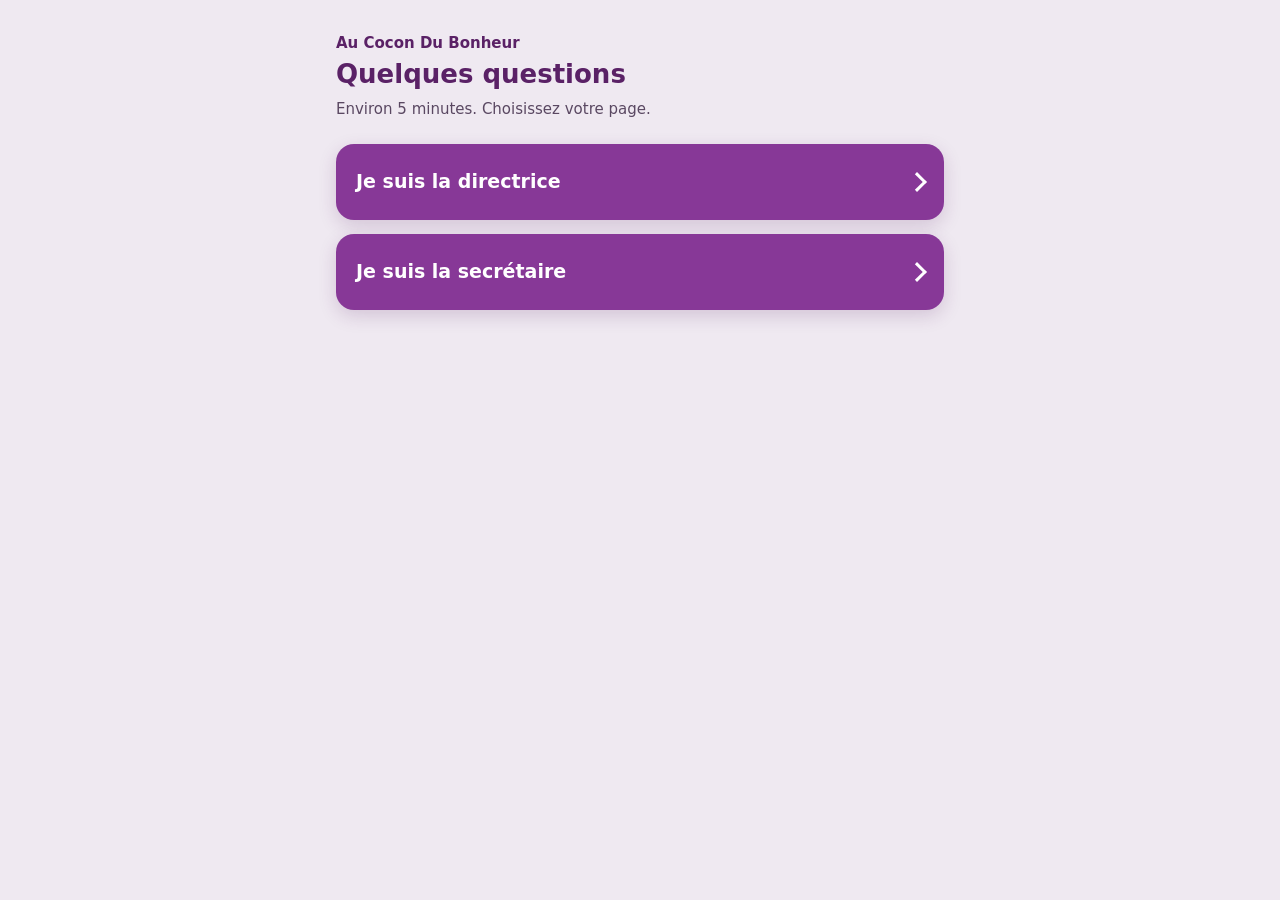
<file: index.html>
<!DOCTYPE html>
<html lang="fr">
<head>
<meta charset="UTF-8">
<meta name="viewport" content="width=device-width, initial-scale=1.0, viewport-fit=cover">
<meta name="robots" content="noindex, nofollow">
<meta http-equiv="Content-Security-Policy" content="default-src 'none'; style-src 'unsafe-inline'; img-src 'self' data:; base-uri 'none'">
<title>Au Cocon, questions 05/11</title>
<style>
:root{
  --violet:#873897; --violet-fonce:#5A2166; --violet-clair:#F6EDF8;
  --fond:#EFE9F1; --carte:#FFFFFF; --encre:#331F3A; --doux:#5A4862; --filet:#EADFEC;
  --f-texte:system-ui,-apple-system,'Segoe UI',Roboto,sans-serif;
  color-scheme:light;
}
*{box-sizing:border-box}
body{margin:0;background:var(--fond);color:var(--encre);font-family:var(--f-texte);font-size:16px;line-height:1.5;overflow-wrap:break-word}
.cadre{max-width:640px;margin:0 auto;padding:32px 16px 48px}
.marque{font-weight:600;color:var(--violet-fonce);font-size:15px;margin:0 0 4px}
h1{font-weight:700;color:var(--violet-fonce);line-height:1.2;margin:0 0 8px;font-size:26px;text-wrap:balance}
.aide{color:var(--doux);font-size:15px;margin:0 0 24px}
.choix{display:flex;flex-direction:column;gap:14px}
.choix a{display:flex;align-items:center;justify-content:space-between;gap:12px;min-height:76px;padding:18px 20px;border-radius:18px;background:var(--violet);color:#fff;text-decoration:none;font-weight:700;font-size:19px;line-height:1.25;box-shadow:0 6px 18px rgba(90,33,102,.18)}
.choix a span{min-width:0}
.choix a::after{content:"";flex:none;width:11px;height:11px;border-right:3px solid #fff;border-top:3px solid #fff;transform:rotate(45deg)}
.choix a:hover{background:var(--violet-fonce)}
.choix a:active{transform:scale(.98)}
.choix a:focus-visible{outline:3px solid var(--violet-fonce);outline-offset:3px}
@media (prefers-reduced-motion:reduce){.choix a:active{transform:none}}
</style>
</head>
<body>
<main class="cadre">
  <p class="marque">Au Cocon Du Bonheur</p>
  <h1>Quelques questions</h1>
  <p class="aide">Environ 5 minutes. Choisissez votre page.</p>
  <nav class="choix" aria-label="Choisir sa page">
    <a href="directrice.html"><span>Je suis la directrice</span></a>
    <a href="secretaire.html"><span>Je suis la secrétaire</span></a>
  </nav>
</main>
</body>
</html>
</file>
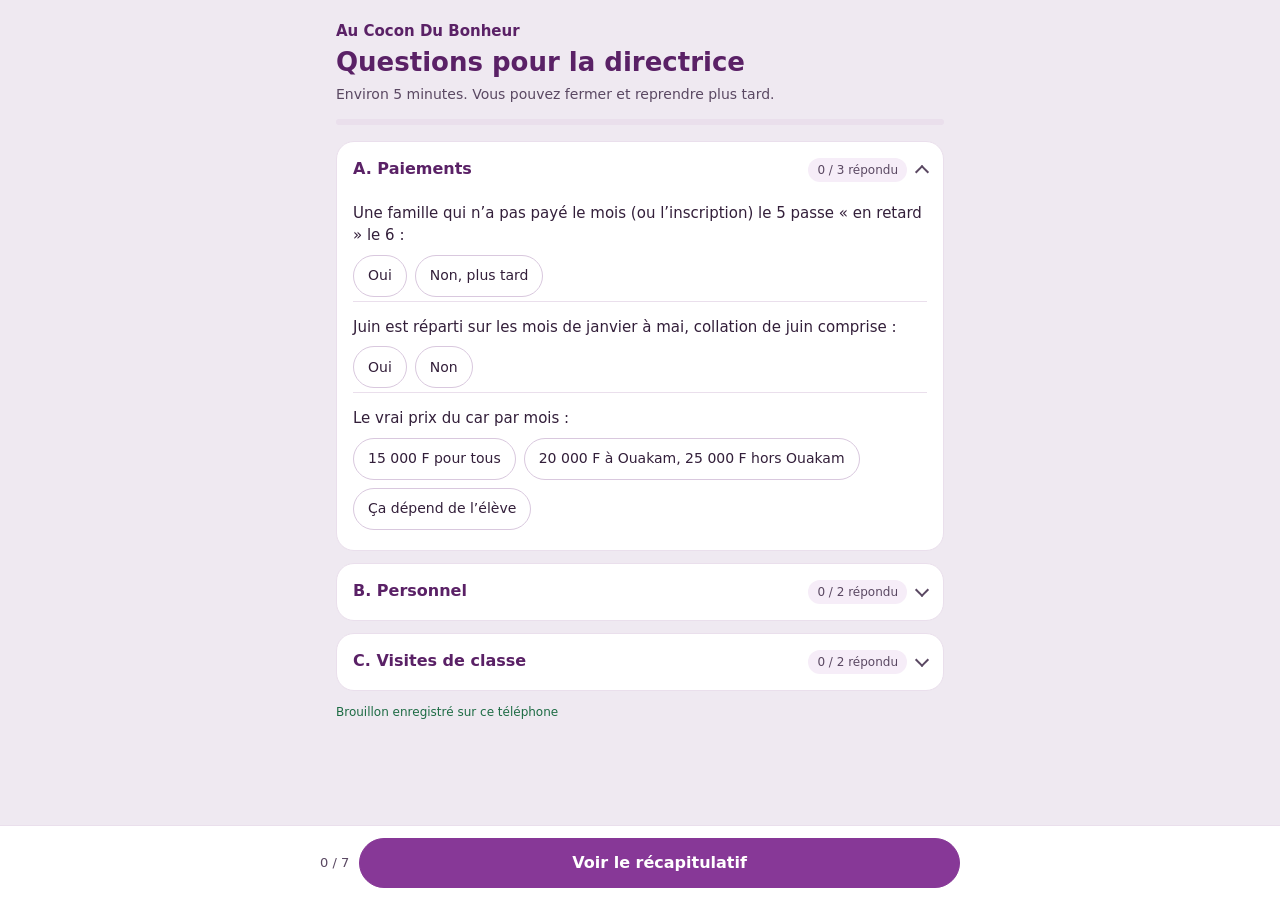
<file: directrice.html>
<!DOCTYPE html>
<html lang="fr">
<head>
<meta charset="UTF-8">
<meta name="viewport" content="width=device-width, initial-scale=1.0, viewport-fit=cover">
<meta name="robots" content="noindex, nofollow">
<meta http-equiv="Content-Security-Policy" content="default-src 'none'; script-src 'unsafe-inline'; style-src 'unsafe-inline'; img-src 'self' data:; connect-src https://formspree.io; form-action https://formspree.io; base-uri 'none'">
<title>Au Cocon, directrice 05/11</title>
<style>
[hidden]{display:none!important}
/* Charte Au Cocon : carte blanche sur fond lilas, violet pour l'action. Thème clair seul, par choix. Polices du téléphone, rien d'externe. */
:root{
  --violet:#873897; --violet-fonce:#5A2166; --violet-clair:#F6EDF8;
  --creme:#FDF6E6; --fond:#EFE9F1; --carte:#FFFFFF;
  --encre:#331F3A; --titre:#5E4966; --doux:#5A4862; --filet:#EADFEC;
  --ok:#1D6B44;
  --f-texte:system-ui,-apple-system,'Segoe UI',Roboto,sans-serif;
  color-scheme:light;
}
*{box-sizing:border-box}
body{margin:0;background:var(--fond);color:var(--encre);font-family:var(--f-texte);font-size:16px;line-height:1.5;overflow-wrap:break-word}
.cadre{max-width:640px;margin:0 auto;padding-block:20px 120px;padding-inline:16px}
.marque{font-weight:600;color:var(--violet-fonce);font-size:15px;margin:0 0 4px}
h1,h2{font-weight:700;color:var(--violet-fonce);line-height:1.2;margin:0 0 6px;text-wrap:balance}
h1{font-size:26px} h2{font-size:21px} h2:focus{outline:none}
.aide{color:var(--doux);font-size:14px;margin:0 0 14px}
.barre{height:6px;background:var(--filet);border-radius:999px;overflow:hidden;margin:6px 0 16px}
.barre i{display:block;height:100%;background:var(--violet);width:0;transition:width .25s}
details.partie{background:var(--carte);border:1px solid var(--filet);border-radius:18px;margin-bottom:12px}
details.partie>summary{list-style:none;cursor:pointer;padding:16px 16px;display:flex;align-items:center;gap:10px;border-radius:18px;min-height:56px}
details.partie>summary::-webkit-details-marker{display:none}
details.partie>summary:focus-visible{outline:2px solid var(--violet);outline-offset:-2px}
summary .titre{flex:1;min-width:0;font-weight:600;color:var(--violet-fonce);font-size:16px;line-height:1.3}
summary .compte{font-size:12px;color:var(--doux);white-space:nowrap;font-variant-numeric:tabular-nums;background:var(--violet-clair);border-radius:999px;padding:3px 9px}
summary .compte.plein{background:#E3F2E9;color:var(--ok)}
summary .fleche{width:10px;height:10px;border-right:2px solid var(--doux);border-bottom:2px solid var(--doux);transform:rotate(45deg);transition:transform .2s;flex:none;margin-top:-4px}
details[open]>summary .fleche{transform:rotate(-135deg);margin-top:4px}
.corps{padding:0 16px 16px}
.q{border-top:1px solid var(--filet);padding:14px 0 4px}
.corps>.q:first-child{border-top:0;padding-top:4px}
.q .lib{font-weight:500;font-size:15px;margin:0 0 8px;color:var(--encre)}
.sousq{background:var(--violet-clair);border-radius:12px;padding:0 12px 8px;margin-top:12px}
.sousq>.q:first-child{border-top:0;padding-top:12px}
.puces{display:flex;flex-wrap:wrap;gap:8px}
.puce{font:inherit;font-size:14px;border:1px solid #D9C8DE;background:var(--carte);color:var(--encre);border-radius:999px;padding:8px 14px;cursor:pointer;min-height:42px;max-width:100%;text-align:left}
.puce:hover{border-color:var(--violet)}
.puce:active{transform:scale(.97)}
.puce[aria-pressed=true]{background:var(--violet);border-color:var(--violet);color:#fff}
.puce:focus-visible,.bouton:focus-visible,input:focus-visible,textarea:focus-visible,details.prec>summary:focus-visible{outline:2px solid var(--violet);outline-offset:2px}
label.note{display:flex;flex-direction:column;gap:4px;font-size:13px;color:var(--titre);margin-top:10px}
input[type=text],input[type=number],input[type=time],textarea{font:inherit;font-size:16px;color:var(--encre);background:var(--creme);border:1px solid var(--filet);border-radius:12px;padding:10px 12px;width:100%;min-width:0;max-width:100%;min-height:44px}
textarea{min-height:84px;resize:vertical}
::placeholder{color:var(--doux);opacity:.8}
details.prec{margin-top:16px;border-top:2px solid var(--filet);padding-top:12px}
details.prec>summary{cursor:pointer;font-size:14px;color:var(--violet-fonce);font-weight:600;border-radius:8px;padding:8px 0;min-height:44px}
.carte{background:var(--carte);border:1px solid var(--filet);border-radius:18px;padding:20px 16px}
.recap{white-space:pre-wrap;overflow-wrap:anywhere;background:var(--creme);border:1px solid var(--filet);border-radius:12px;padding:14px;font-size:14px;max-height:55vh;overflow:auto}
.recap:focus-visible{outline:2px solid var(--violet);outline-offset:2px}
nav.pied{position:fixed;left:0;right:0;bottom:0;background:var(--carte);border-top:1px solid var(--filet);padding:12px 16px calc(12px + env(safe-area-inset-bottom,0px))}
nav.pied .dedans{max-width:640px;margin:0 auto;display:flex;gap:10px;align-items:center}
.total{font-size:13px;color:var(--doux);white-space:nowrap;font-variant-numeric:tabular-nums}
.bouton{font:inherit;font-weight:600;font-size:16px;border-radius:999px;padding:12px 18px;cursor:pointer;border:1px solid var(--violet);min-height:48px;min-width:0}
.bouton:active{transform:scale(.98)}
.bouton.plein{background:var(--violet);color:#fff;flex:1}
.bouton.plein:hover{background:var(--violet-fonce)}
.bouton.vide{background:var(--carte);color:var(--violet-fonce);border-color:#D9C8DE}
.bouton.vide:hover{border-color:var(--violet)}
.bouton[disabled]{opacity:.6;cursor:wait}
.petit{font-size:13px;color:var(--doux);margin:8px 0 0}
.enregistre{font-size:12px;color:var(--ok);min-height:18px;margin:0}
.piege{position:absolute;left:-9999px;width:1px;height:1px;overflow:hidden}
@media (prefers-reduced-motion:reduce){.barre i,summary .fleche{transition:none}.puce:active,.bouton:active{transform:none}}
</style>
</head>
<body>
<div class="cadre">
  <p class="marque">Au Cocon Du Bonheur</p>
  <h1>Questions pour la directrice</h1>
  <p class="aide">Environ 5 minutes. Vous pouvez fermer et reprendre plus tard.</p>
  <div class="barre" aria-hidden="true"><i id="barre"></i></div>

  <form id="f" novalidate>
    <div class="piege" aria-hidden="true"><label>Ne pas remplir <input type="text" name="_gotcha" id="gotcha" tabindex="-1" autocomplete="off"></label></div>
    <div id="parties"></div>
    <section class="carte" id="vueRecap" hidden>
      <h2 tabindex="-1" id="titreRecap">Récapitulatif</h2>
      <p class="aide">Voici ce qui partira. Touchez « Modifier » pour corriger.</p>
      <div class="recap" id="recap" tabindex="0"></div>
      <p class="petit" id="envoiEtat" role="status"></p>
    </section>
    <section class="carte" id="vueFin" hidden>
      <h2 tabindex="-1" id="titreFin">C’est envoyé</h2>
      <p class="aide">Vos réponses sont parties. Elles restent aussi sur ce téléphone.</p>
      <button type="button" class="bouton vide" id="rouvrir">Modifier les réponses</button>
    </section>
  </form>
  <p class="enregistre" id="enregistre" role="status"></p>
</div>

<nav class="pied" id="pied">
  <div class="dedans" id="piedForm">
    <span class="total" id="total"></span>
    <button type="button" class="bouton plein" id="voir">Voir le récapitulatif</button>
  </div>
  <div class="dedans" id="piedRecap" hidden>
    <button type="button" class="bouton vide" id="modifier">Modifier</button>
    <button type="button" class="bouton plein" id="envoyer">Envoyer</button>
  </div>
</nav>

<script>
(function(){
  const CLE='aucocon-directrice-0511';
  const ENVOI='https://formspree.io/f/xrennzzp';
  const TEST=new URLSearchParams(location.search).has('test');
  const SUJET=(TEST?'TEST – ':'')+'Au Cocon – directrice 05/11';

  /* Une question : id, q (texte repris dans la réponse), o (choix ; vide = zone de texte), multi (plusieurs choix),
     n (champs conditionnels : si = choix qui les ouvrent ; t = text, number, time ; lib ; ph),
     subs (sous-questions affichées seulement si un des choix de "si" est sélectionné), ph (aide de la zone de texte). */
  const F=n=>n.toLocaleString('fr-FR').replace(/\s/g,' ')+' F';

  let etat={r:{},n:{},ouvert:[0],vue:'form',envoye:false};
  try{const s=localStorage.getItem(CLE);if(s)etat=Object.assign(etat,JSON.parse(s));}catch(e){}

  const PARTIES=[
    {t:'Paiements',qs:[
      {id:'p1',q:'Une famille qui n’a pas payé le mois (ou l’inscription) le 5 passe « en retard » le 6 :',o:['Oui','Non, plus tard'],n:[{si:['Non, plus tard'],t:'text',lib:'À partir du'}]},
      {id:'p2',q:'Juin est réparti sur les mois de janvier à mai, collation de juin comprise :',o:['Oui','Non']},
      {id:'p3',q:'Le vrai prix du car par mois :',o:[F(15000)+' pour tous',F(20000)+' à Ouakam, '+F(25000)+' hors Ouakam','Ça dépend de l’élève']}
    ]},
    {t:'Personnel',qs:[
      {id:'p4',q:'Le personnel est en retard après 8 h 15 :',o:['Oui','Autre heure'],n:[{si:['Autre heure'],t:'time',lib:'Heure'}]},
      {id:'p5',q:'Les enfants du personnel ont une réduction :',o:['Non','Oui'],subs:[
        {si:['Oui'],id:'p5a',q:'Combien :',o:['25 %','50 %','Gratuit','Montant fixe par mois'],n:[{si:['Montant fixe par mois'],t:'number',lib:'Montant par mois (en F)'}]},
        {si:['Oui'],id:'p5b',q:'Sur quoi (plusieurs choix) :',multi:true,o:['Inscription','Mensualités','Juillet','Collation','Car','Études']},
        {si:['Oui'],id:'p5c',q:'Quels enfants :',o:[],ph:'Un par ligne : prénom de l’enfant, puis son parent'},
        {si:['Oui'],id:'p5d',q:'Les mois déjà payés plein tarif cette année :',o:['On les déduit des prochains mois','On laisse comme ça']}
      ]}
    ]},
    {t:'Visites de classe',autre:true,qs:[
      {id:'p6',q:'Après une visite de classe, la note écrite par la direction est :',o:['Visible par l’enseignant','Réservée à la direction']},
      {id:'p7',q:'Les visites de classe sont planifiées par :',o:['Vous et le directeur des études','Aussi par Anna']}
    ]}
  ];

  const $=id=>document.getElementById(id);
  let t;
  function sauver(){try{localStorage.setItem(CLE,JSON.stringify(etat));$('enregistre').textContent='Brouillon enregistré sur ce téléphone';}catch(e){}clearTimeout(t);t=setTimeout(()=>{$('enregistre').textContent='';},1500);}
  function el(tag,attrs,txt){const e=document.createElement(tag);if(attrs)for(const k in attrs)e.setAttribute(k,attrs[k]);if(txt!=null)e.textContent=txt;return e;}

  const choisi=(q,o)=>q.multi?(etat.r[q.id]||[]).includes(o):etat.r[q.id]===o;
  const ouvre=(q,x)=>x.si.some(o=>choisi(q,o));
  const sousVues=q=>(q.subs||[]).filter(s=>ouvre(q,s));
  const champsVus=q=>(q.n||[]).map((n,k)=>({n,k})).filter(x=>ouvre(q,x.n));
  function visibles(qs){const out=[];qs.forEach(q=>{out.push(q);out.push(...visibles(sousVues(q)));});return out;}
  const repondu=q=>q.o.length?(q.multi?(etat.r[q.id]||[]).length>0:!!etat.r[q.id]):!!(etat.n[q.id]||'').trim();
  function compte(p){const v=visibles(p.qs);return [v.filter(repondu).length,v.length];}
  function majCompteurs(){
    let a=0,b=0;
    PARTIES.forEach((p,i)=>{const [x,y]=compte(p);a+=x;b+=y;const c=$('compte'+i);c.textContent=x+' / '+y+' répondu';c.classList.toggle('plein',x===y);});
    $('total').textContent=a+' / '+b;$('barre').style.width=(b?a/b*100:0)+'%';
  }

  function champ(cle,lib,type){
    const id='n-'+cle,l=el('label',{class:'note',for:id});
    l.append(el('span',null,lib));
    const i=el('input',{id:id,type:type||'text'});
    if(type==='number'){i.inputMode='numeric';i.min='0';i.step='500';}
    i.value=etat.n[cle]||'';
    i.addEventListener('input',()=>{etat.n[cle]=i.value;sauver();majCompteurs();});
    l.append(i);return l;
  }
  function zone(cle,attrs,ph){
    const a=Object.assign({id:'n-'+cle},attrs);if(ph)a.placeholder=ph;
    const z=el('textarea',a);z.value=etat.n[cle]||'';
    z.addEventListener('input',()=>{etat.n[cle]=z.value;sauver();majCompteurs();});
    return z;
  }
  function dyn(q,box){
    box.innerHTML='';
    champsVus(q).forEach(x=>box.append(champ(q.id+'-'+x.k,x.n.lib,x.n.t)));
    const sv=sousVues(q);
    if(sv.length){const w=el('div',{class:'sousq'});sv.forEach(s=>w.append(question(s)));box.append(w);}
  }
  function question(q){
    const d=el('div',{class:'q'}),lid='l-'+q.id;
    d.append(el('p',{class:'lib',id:lid},q.q));
    const box=el('div');
    if(q.o.length){
      const z=el('div',{class:'puces',role:'group','aria-labelledby':lid});
      q.o.forEach(o=>{const b=el('button',{type:'button',class:'puce','aria-pressed':String(choisi(q,o)),'data-v':o},o);
        b.addEventListener('click',()=>{
          if(q.multi){const a=etat.r[q.id]||[];etat.r[q.id]=a.includes(o)?a.filter(x=>x!==o):a.concat(o);}
          else etat.r[q.id]=etat.r[q.id]===o?'':o;
          z.querySelectorAll('.puce').forEach(x=>x.setAttribute('aria-pressed',String(choisi(q,x.getAttribute('data-v')))));
          dyn(q,box);sauver();majCompteurs();});
        z.append(b);});
      d.append(z);
    }else d.append(zone(q.id,{'aria-labelledby':lid},q.ph));
    dyn(q,box);d.append(box);return d;
  }
  function remplir(c,p){
    c.innerHTML='';
    p.qs.forEach(q=>c.append(question(q)));
    if(p.autre){
      const pr=el('details',{class:'prec'});if((etat.n.autre||'').trim())pr.open=true;
      pr.append(el('summary',null,'Autre chose à dire ?'),zone('autre',{'aria-label':'Autre chose à dire'}));c.append(pr);
    }
  }
  function construire(){
    const w=$('parties');
    PARTIES.forEach((p,i)=>{
      const det=el('details',{class:'partie'});if(etat.ouvert.includes(i))det.open=true;
      const s=el('summary');s.append(el('span',{class:'titre'},String.fromCharCode(65+i)+'. '+p.t),el('span',{class:'compte',id:'compte'+i}),el('span',{class:'fleche','aria-hidden':'true'}));
      det.append(s);const c=el('div',{class:'corps'});remplir(c,p);det.append(c);
      det.addEventListener('toggle',()=>{etat.ouvert=etat.ouvert.filter(x=>x!==i);if(det.open)etat.ouvert.push(i);sauver();});
      w.append(det);
    });
    majCompteurs();
  }

  function valeur(n,v){
    v=(v||'').trim();if(!v)return '';
    if(n.t==='number'){const x=Number(v.replace(/\s/g,'').replace(',','.'));return isFinite(x)?F(x):v+' F';}
    if(n.t==='time')return v.replace(/^0?(\d+):(\d\d)$/,'$1 h $2');
    return v;
  }
  function lignes(q,niv,L){
    const ind='    '.repeat(niv);
    const r=q.o.length?(q.multi?(etat.r[q.id]||[]).join(', '):(etat.r[q.id]||'')):(etat.n[q.id]||'').trim();
    L.push(ind+'- '+q.q+' '+(r?r.split('\n').join('\n'+ind+'    '):'(pas répondu)'));
    champsVus(q).forEach(x=>{const v=valeur(x.n,etat.n[q.id+'-'+x.k]);if(v)L.push(ind+'    - '+x.n.lib.replace(' (en F)','')+' : '+v);});
    sousVues(q).forEach(s=>lignes(s,niv+1,L));
  }
  function texte(){
    let a=0,b=0;PARTIES.forEach(p=>{const [x,y]=compte(p);a+=x;b+=y;});
    const L=['AU COCON : DIRECTRICE, 05/11',a+' / '+b+' questions répondues',''];
    PARTIES.forEach((p,i)=>{
      L.push(String.fromCharCode(65+i)+'. '+p.t.toUpperCase());
      p.qs.forEach(q=>lignes(q,0,L));
      if(p.autre){const x=(etat.n.autre||'').trim();if(x)L.push('- Autre chose à dire : '+x.split('\n').join('\n    '));}
      L.push('');
    });
    return L.join('\n').trim();
  }

  function vue(v){
    etat.vue=v;sauver();
    $('parties').hidden=v!=='form';$('vueRecap').hidden=v!=='recap';$('vueFin').hidden=v!=='fin';
    $('pied').hidden=v==='fin';$('piedForm').hidden=v!=='form';$('piedRecap').hidden=v!=='recap';
    if(v==='recap'){$('recap').textContent=texte();$('envoiEtat').textContent='';}
    window.scrollTo({top:0});
    const h=v==='recap'?$('titreRecap'):v==='fin'?$('titreFin'):null;if(h)h.focus({preventScroll:true});
  }
  async function envoyer(){
    const b=$('envoyer');b.disabled=true;$('envoiEtat').textContent='Envoi en cours…';
    try{
      const r=await fetch(ENVOI,{method:'POST',headers:{'Accept':'application/json','Content-Type':'application/json'},
        body:JSON.stringify({_subject:SUJET,_gotcha:$('gotcha').value,pour:'directrice',reponses:texte()})});
      const j=await r.json().catch(()=>({}));
      if(!r.ok||j.ok!==true)throw new Error(r.status);
      etat.envoye=true;vue('fin');
    }catch(e){$('envoiEtat').textContent='L’envoi n’a pas marché (réseau ?). Vos réponses restent sur ce téléphone : réessayez un peu plus tard.';}
    b.disabled=false;
  }
  $('voir').addEventListener('click',()=>vue('recap'));
  $('modifier').addEventListener('click',()=>vue('form'));
  $('rouvrir').addEventListener('click',()=>vue('form'));
  $('envoyer').addEventListener('click',envoyer);
  $('f').addEventListener('submit',e=>e.preventDefault());
  construire();
  vue(etat.vue==='recap'||etat.vue==='fin'?etat.vue:'form');
})();
</script>
</body>
</html>
</file>
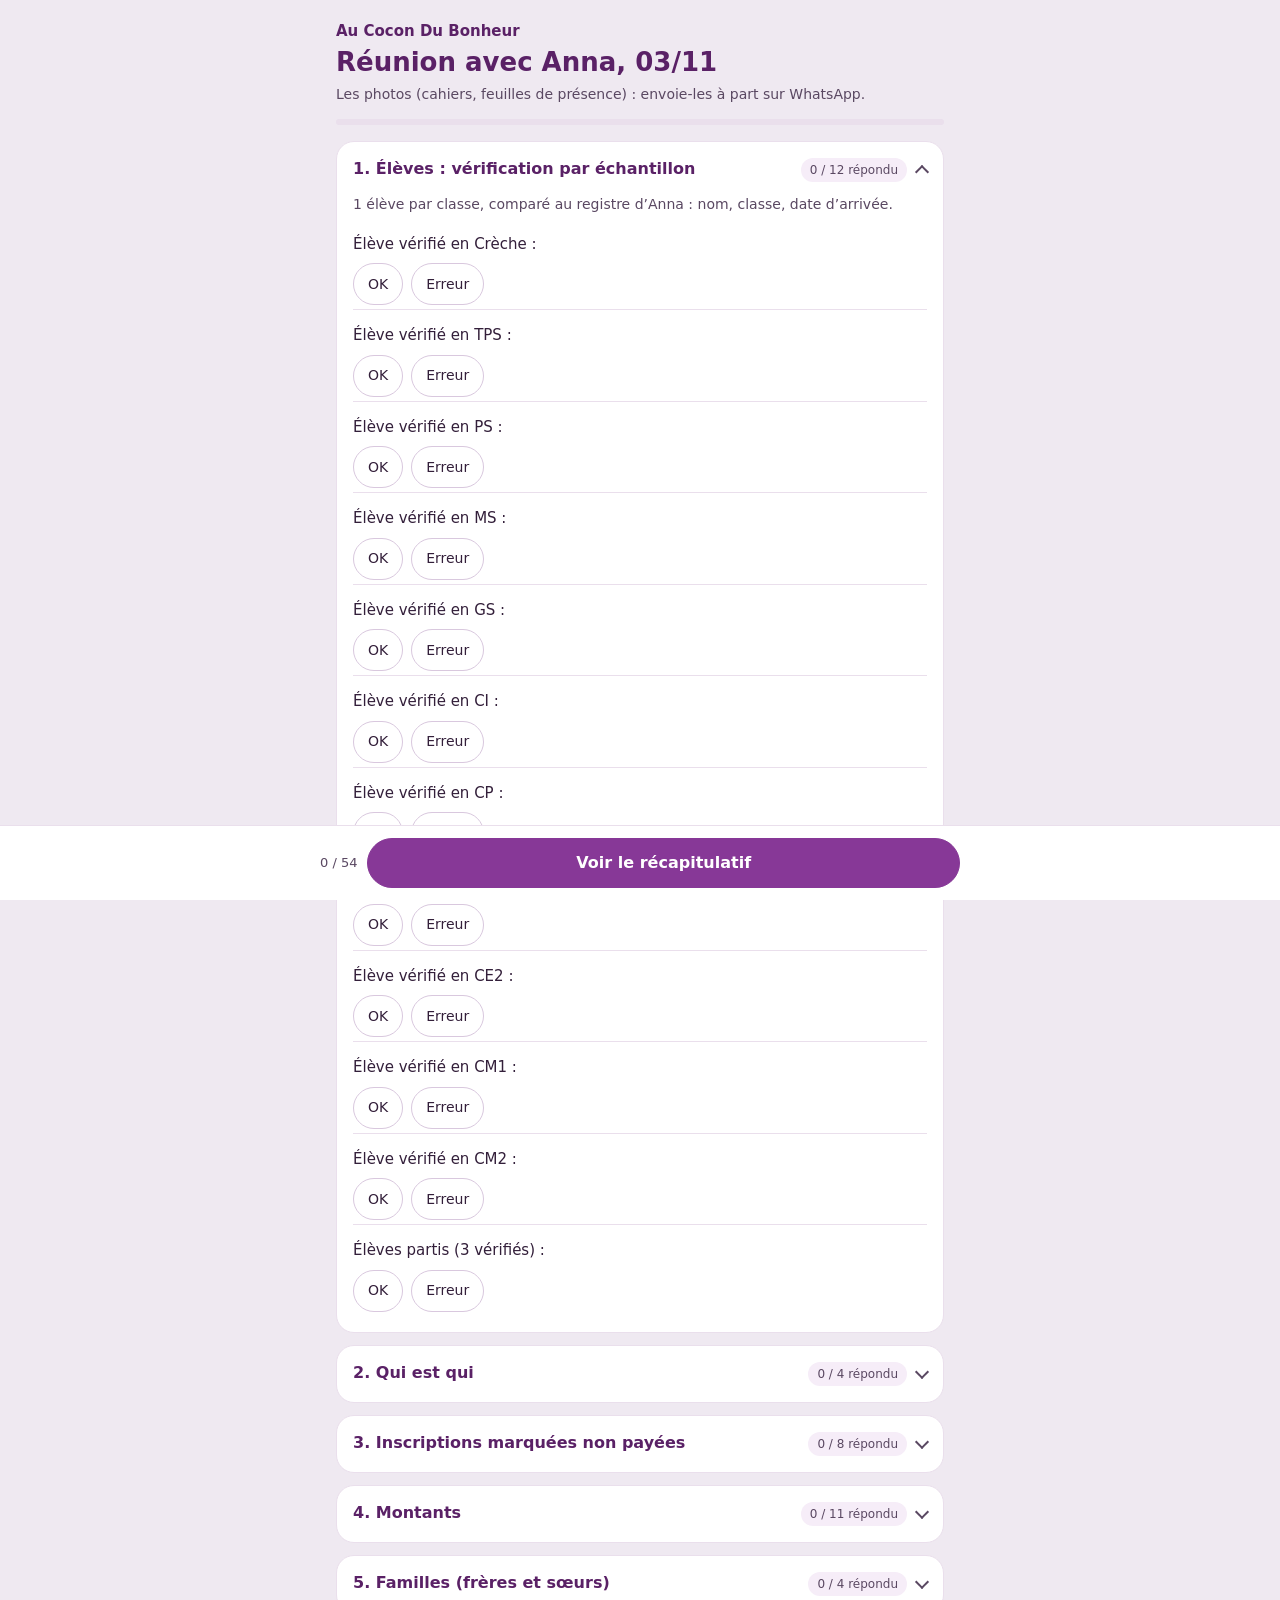
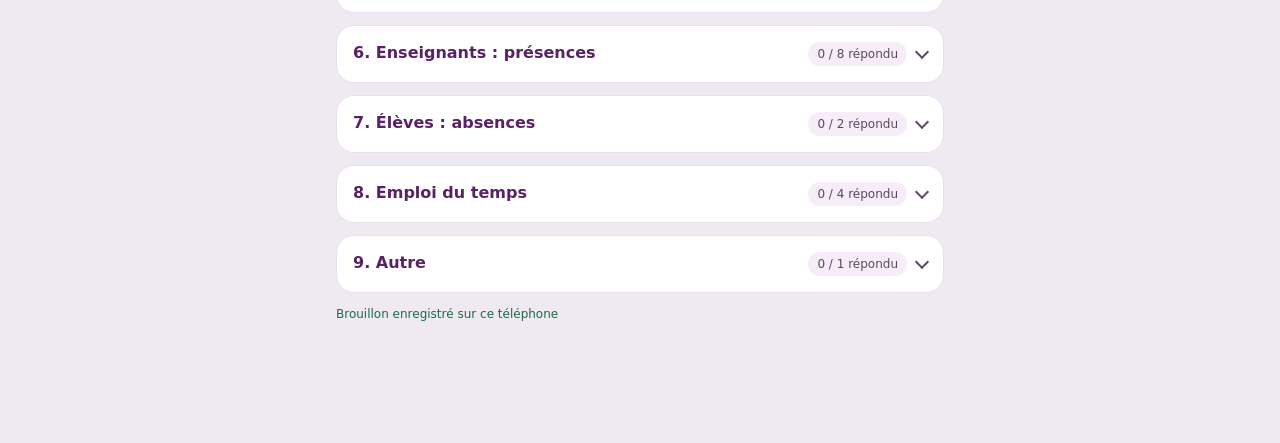
<file: questionnaire-precedent-0311.html>
<!DOCTYPE html>
<html lang="fr">
<head>
<meta charset="UTF-8">
<meta name="viewport" content="width=device-width, initial-scale=1.0, viewport-fit=cover">
<meta name="robots" content="noindex, nofollow">
<meta http-equiv="Content-Security-Policy" content="default-src 'none'; script-src 'unsafe-inline'; style-src 'unsafe-inline'; img-src 'self' data:; connect-src https://formspree.io; form-action https://formspree.io; base-uri 'none'">
<title>Réunion Anna 03/11</title>
<style>
[hidden]{display:none!important}
/* Charte Au Cocon : carte blanche sur fond lilas, violet pour l'action. Thème clair seul, par choix. Polices du téléphone, rien d'externe. */
:root{
  --violet:#873897; --violet-fonce:#5A2166; --violet-clair:#F6EDF8;
  --creme:#FDF6E6; --fond:#EFE9F1; --carte:#FFFFFF;
  --encre:#331F3A; --titre:#5E4966; --doux:#5A4862; --filet:#EADFEC;
  --ok:#1D6B44;
  --f-texte:system-ui,-apple-system,'Segoe UI',Roboto,sans-serif;
  color-scheme:light;
}
*{box-sizing:border-box}
body{margin:0;background:var(--fond);color:var(--encre);font-family:var(--f-texte);font-size:16px;line-height:1.5}
.cadre{max-width:640px;margin:0 auto;padding-block:20px 120px;padding-inline:16px}
.marque{font-weight:600;color:var(--violet-fonce);font-size:15px;margin:0 0 4px}
h1,h2{font-weight:700;color:var(--violet-fonce);line-height:1.2;margin:0 0 6px;text-wrap:balance}
h1{font-size:26px} h2{font-size:21px} h2:focus{outline:none}
.aide{color:var(--doux);font-size:14px;margin:0 0 14px}
.barre{height:6px;background:var(--filet);border-radius:999px;overflow:hidden;margin:6px 0 16px}
.barre i{display:block;height:100%;background:var(--violet);width:0;transition:width .25s}
details.partie{background:var(--carte);border:1px solid var(--filet);border-radius:18px;margin-bottom:12px}
details.partie>summary{list-style:none;cursor:pointer;padding:16px 16px;display:flex;align-items:center;gap:10px;border-radius:18px;min-height:56px}
details.partie>summary::-webkit-details-marker{display:none}
details.partie>summary:focus-visible{outline:2px solid var(--violet);outline-offset:-2px}
summary .titre{flex:1;min-width:0;font-weight:600;color:var(--violet-fonce);font-size:16px;line-height:1.3}
summary .compte{font-size:12px;color:var(--doux);white-space:nowrap;font-variant-numeric:tabular-nums;background:var(--violet-clair);border-radius:999px;padding:3px 9px}
summary .compte.plein{background:#E3F2E9;color:var(--ok)}
summary .fleche{width:10px;height:10px;border-right:2px solid var(--doux);border-bottom:2px solid var(--doux);transform:rotate(45deg);transition:transform .2s;flex:none;margin-top:-4px}
details[open]>summary .fleche{transform:rotate(-135deg);margin-top:4px}
.corps{padding:0 16px 16px}
.corps>.aide{margin-top:-4px}
.q{border-top:1px solid var(--filet);padding:14px 0 4px}
.q:first-of-type{border-top:0;padding-top:4px}
.q .lib{font-weight:500;font-size:15px;margin:0 0 8px;color:var(--encre)}
.puces{display:flex;flex-wrap:wrap;gap:8px}
.puce{font:inherit;font-size:14px;border:1px solid #D9C8DE;background:var(--carte);color:var(--encre);border-radius:999px;padding:8px 14px;cursor:pointer;min-height:42px;text-align:left}
.puce:hover{border-color:var(--violet)}
.puce:active{transform:scale(.97)}
.puce[aria-pressed=true]{background:var(--violet);border-color:var(--violet);color:#fff}
.puce:focus-visible,.bouton:focus-visible,input:focus-visible,textarea:focus-visible{outline:2px solid var(--violet);outline-offset:2px}
label.note{display:flex;flex-direction:column;gap:4px;font-size:13px;color:var(--titre);margin-top:10px}
input[type=text],input[type=number],input[type=date],textarea{font:inherit;font-size:16px;color:var(--encre);background:var(--creme);border:1px solid var(--filet);border-radius:12px;padding:10px 12px;width:100%;min-width:0}
textarea{min-height:76px;resize:vertical}
.facultatif{color:var(--doux);font-weight:400}
.carte{background:var(--carte);border:1px solid var(--filet);border-radius:18px;padding:20px 16px}
.recap{white-space:pre-wrap;overflow-wrap:anywhere;background:var(--creme);border:1px solid var(--filet);border-radius:12px;padding:14px;font-size:14px;max-height:55vh;overflow:auto}
nav.pied{position:fixed;left:0;right:0;bottom:0;background:var(--carte);border-top:1px solid var(--filet);padding:12px 16px calc(12px + env(safe-area-inset-bottom,0px))}
nav.pied .dedans{max-width:640px;margin:0 auto;display:flex;gap:10px;align-items:center}
.total{font-size:13px;color:var(--doux);white-space:nowrap;font-variant-numeric:tabular-nums}
.bouton{font:inherit;font-weight:600;font-size:16px;border-radius:999px;padding:12px 18px;cursor:pointer;border:1px solid var(--violet);min-height:48px}
.bouton:active{transform:scale(.98)}
.bouton.plein{background:var(--violet);color:#fff;flex:1}
.bouton.plein:hover{background:var(--violet-fonce)}
.bouton.vide{background:var(--carte);color:var(--violet-fonce);border-color:#D9C8DE}
.bouton.vide:hover{border-color:var(--violet)}
.bouton[disabled]{opacity:.6;cursor:wait}
.petit{font-size:13px;color:var(--doux);margin:8px 0 0}
.enregistre{font-size:12px;color:var(--ok);min-height:18px;margin:0}
.piege{position:absolute;left:-9999px;width:1px;height:1px;overflow:hidden}
@media (prefers-reduced-motion:reduce){.barre i,summary .fleche{transition:none}.puce:active,.bouton:active{transform:none}}
</style>
</head>
<body>
<div class="cadre">
  <p class="marque">Au Cocon Du Bonheur</p>
  <h1>Réunion avec Anna, 03/11</h1>
  <p class="aide">Les photos (cahiers, feuilles de présence) : envoie-les à part sur WhatsApp.</p>
  <div class="barre" aria-hidden="true"><i id="barre"></i></div>

  <form id="f" novalidate>
    <div class="piege" aria-hidden="true"><label>Ne pas remplir <input type="text" name="_gotcha" id="gotcha" tabindex="-1" autocomplete="off"></label></div>
    <div id="parties"></div>
    <section class="carte" id="vueRecap" hidden>
      <h2 tabindex="-1" id="titreRecap">Récapitulatif</h2>
      <p class="aide">Voici ce qui partira. Touche « Modifier » pour corriger.</p>
      <div class="recap" id="recap" tabindex="0"></div>
      <p class="petit" id="envoiEtat" role="status"></p>
    </section>
    <section class="carte" id="vueFin" hidden>
      <h2 tabindex="-1" id="titreFin">C’est envoyé</h2>
      <p class="aide">Les réponses sont parties sur Formspree. Elles restent aussi sur ce téléphone.</p>
      <button type="button" class="bouton vide" id="rouvrir">Modifier les réponses</button>
    </section>
  </form>
  <p class="enregistre" id="enregistre" role="status"></p>
</div>

<nav class="pied" id="pied">
  <div class="dedans" id="piedForm">
    <span class="total" id="total"></span>
    <button type="button" class="bouton plein" id="voir">Voir le récapitulatif</button>
  </div>
  <div class="dedans" id="piedRecap" hidden>
    <button type="button" class="bouton vide" id="modifier">Modifier</button>
    <button type="button" class="bouton plein" id="envoyer">Envoyer</button>
  </div>
</nav>

<script>
(function(){
  const CLE='aucocon-reunion-anna-0311';
  const ENVOI='https://formspree.io/f/xrennzzp';
  const TEST=new URLSearchParams(location.search).has('test');
  const SUJET=(TEST?'TEST – ':'')+'Au Cocon – réunion Anna 03/11';

  /* Une question : id, q (texte complet repris dans la réponse), o (choix), n (note : si = choix qui l'ouvrent, vide = toujours ; t = text, number, date, long) */
  const OK=['OK','Erreur'],NOTE_ERR={si:['Erreur'],lib:'Note'};
  const PAYE=['Payé','Pas payé','Ne sait pas'],MONTANT={si:['Payé'],t:'number',lib:'Montant payé (en F)'};
  const ON=['Oui','Non'];
  const CLASSES=['Crèche','TPS','PS','MS','GS','CI','CP','CE1','CE2','CM1','CM2'];
  const INSCRITS=['Dieynabou S. (62 000 F dans le fichier)','Sokhna Diarra G.','Aïcha G.','Aïssatou N.','Ramatoulaye N.','Cheikh Ahmadou Bamba M.','Mouhamadou Mansour D.','Ndeye Cathy F.'];
  const PARTIES=[
    {t:'Élèves : vérification par échantillon',aide:'1 élève par classe, comparé au registre d’Anna : nom, classe, date d’arrivée.',qs:[
      ...CLASSES.map(c=>({id:'ech-'+c,q:'Élève vérifié en '+c+' :',o:OK,n:NOTE_ERR})),
      {id:'ech-partis',q:'Élèves partis (3 vérifiés) :',o:OK,n:NOTE_ERR}
    ]},
    {t:'Qui est qui',qs:[
      {id:'qui-aminata',q:'Aminata Rassoul W. (MS) et Aminata Rassoul S. :',o:['Même enfant','Deux enfants','À vérifier']},
      {id:'qui-adja',q:'Adja Fatou F., notée en CP et en CE1 :',o:['CP','CE1','Deux enfants différents']},
      {id:'qui-ndeye',q:'Ndeye Maguette G., en double en CE1 :',o:['Même enfant','Deux enfants']},
      {id:'qui-moustapha',q:'Moustapha S., noté parti le 23/10 :',o:['Parti pour de bon','Toujours à l’école']}
    ]},
    {t:'Inscriptions marquées non payées',aide:'Pour chacun : payé ou non, et le montant si payé.',qs:
      INSCRITS.map((x,i)=>({id:'insc-'+i,q:'Inscription de '+x+' :',o:PAYE,n:MONTANT}))
    },
    {t:'Montants',qs:[
      {id:'mt-collation',q:'38 enfants notés sans collation :',o:['Bon nombre','Pas bon'],n:{si:['Pas bon'],t:'number',lib:'Nombre exact'}},
      ...['Loucia','Pape Ibrahima Ndao N.','Marieme F.'].map((x,i)=>({id:'mt-double-'+i,q:'Montant écrit 2 fois dans le fichier, '+x+' :',o:['Payé une fois','Payé deux fois','Ne sait pas']})),
      ...['Abdoulaye S.','Ndeye Fatou G.','Sokhna Diarra G.'].map((x,i)=>({id:'mt-absent-'+i,q:'Absent des mensualités, '+x+' :',o:['Toujours inscrit','Parti','Ne sait pas']})),
      {id:'mt-creche-juillet',q:'La crèche paie juillet :',o:ON},
      {id:'mt-tps-juillet',q:'La TPS paie juillet :',o:ON},
      {id:'mt-reclame',q:'Une inscription non payée est réclamée à partir du :',o:['01/10','01/11','Autre date'],n:{si:['Autre date'],t:'date',lib:'Date'}},
      {id:'mt-valide',q:'Section Paiements validée par Anna (échantillon 1 élève par classe concordant) :',o:['Oui','Non, erreurs'],n:{si:['Non, erreurs'],lib:'Note'}}
    ]},
    {t:'Familles (frères et sœurs)',qs:[
      {id:'fam-comment',q:'Comment l’école sait que deux enfants sont frères et sœurs :',o:['Même téléphone du parent','Même nom du père','Elle ne le note pas','Autre'],n:{si:['Autre'],lib:'Note'}},
      {id:'fam-tel',q:'Les parents ont un numéro de téléphone noté :',o:['Tous','Certains','Aucun']},
      {id:'fam-reduc',q:'Une réduction existe pour les frères et sœurs :',o:ON,n:{si:['Oui'],lib:'Laquelle'}},
      {id:'fam-corriger',q:'Fratries à corriger :',o:[],n:{si:[],t:'long',lib:'Note'}}
    ]},
    {t:'Enseignants : présences',qs:[
      {id:'ens-papier',q:'Anciennes présences, absences ou retards notés sur papier :',o:ON,n:{si:['Oui'],t:'date',lib:'Depuis le'}},
      {id:'ens-photos',q:'Photos prises :',o:ON},
      {id:'ens-bilan',q:'Le bilan sert à :',o:['Salaire','Rapport à la direction','Les deux','Autre'],n:{si:['Autre'],lib:'Note'}},
      {id:'ens-periode',q:'Période la plus utile :',o:['Mois','2 mois','Trimestre']},
      {id:'ens-total',q:'Ajouter le total des présences dans le bilan :',o:ON},
      {id:'ens-menu',q:'Mettre le bilan aussi dans le menu Enseignants :',o:ON},
      {id:'ens-heure',q:'Noter l’heure d’arrivée pour un retard :',o:ON},
      {id:'ens-par',q:'Présence notée par :',o:['Classe (comme aujourd’hui)','Enseignant (suit la personne si elle change de classe)']}
    ]},
    {t:'Élèves : absences',qs:[
      {id:'abs-appel',q:'L’appel se fait :',o:['Dans l’appli par les enseignants','Sur cahier','Pas encore fait']},
      {id:'abs-papier',q:'Anciennes absences sur papier à saisir :',o:ON}
    ]},
    {t:'Emploi du temps',qs:[
      {id:'edt-rempli',q:'Rempli dans l’appli :',o:['Toutes les classes','Certaines','Aucune']},
      {id:'edt-semaine',q:'Semaine type ou semaine datée :',o:['Semaine type suffit','Besoin d’une semaine datée']},
      {id:'edt-imprimer',q:'Imprimer toutes les classes d’un coup :',o:ON},
      {id:'edt-feuille',q:'Une feuille pour toute l’école affichée à l’entrée :',o:ON}
    ]},
    {t:'Autre',qs:[
      {id:'autre',q:'Autre :',o:[],n:{si:[],t:'long',lib:'Note'}}
    ]}
  ];

  let etat={r:{},n:{},ouvert:[0],vue:'form',envoye:false};
  try{const s=localStorage.getItem(CLE);if(s)etat=Object.assign(etat,JSON.parse(s));}catch(e){}
  const $=id=>document.getElementById(id);
  let t;
  function sauver(){try{localStorage.setItem(CLE,JSON.stringify(etat));$('enregistre').textContent='Brouillon enregistré sur ce téléphone';}catch(e){}clearTimeout(t);t=setTimeout(()=>{$('enregistre').textContent='';},1500);}
  function el(tag,attrs,txt){const e=document.createElement(tag);if(attrs)for(const k in attrs)e.setAttribute(k,attrs[k]);if(txt!=null)e.textContent=txt;return e;}

  const noteVue=q=>!!q.n&&(q.n.si.length===0||q.n.si.includes(etat.r[q.id]));
  const repondu=q=>q.o.length?!!etat.r[q.id]:!!(etat.n[q.id]||'').trim();
  function compte(p){return [p.qs.filter(repondu).length,p.qs.length];}
  function majCompteurs(){
    let a=0,b=0;
    PARTIES.forEach((p,i)=>{const [x,y]=compte(p);a+=x;b+=y;const c=$('compte'+i);c.textContent=x+' / '+y+' répondu';c.classList.toggle('plein',x===y);});
    $('total').textContent=a+' / '+b;$('barre').style.width=(a/b*100)+'%';
  }

  function champNote(q,box){
    box.innerHTML='';if(!noteVue(q))return;
    const id='n-'+q.id,l=el('label',{class:'note',for:id});
    const t=el('span',null,q.n.lib);t.append(el('span',{class:'facultatif'},' (facultatif)'));l.append(t);
    const i=q.n.t==='long'?el('textarea',{id:id}):el('input',{id:id,type:q.n.t||'text'});
    if(q.n.t==='number'){i.inputMode='numeric';i.min='0';i.step='500';}
    i.value=etat.n[q.id]||'';i.addEventListener('input',()=>{etat.n[q.id]=i.value;sauver();majCompteurs();});
    l.append(i);box.append(l);
  }
  function question(q){
    const d=el('div',{class:'q'}),lid='l-'+q.id;
    d.append(el('p',{class:'lib',id:lid},q.q));
    const box=el('div');
    if(q.o.length){
      const z=el('div',{class:'puces',role:'group','aria-labelledby':lid});
      q.o.forEach(o=>{const b=el('button',{type:'button',class:'puce','aria-pressed':etat.r[q.id]===o?'true':'false'},o);
        b.addEventListener('click',()=>{etat.r[q.id]=etat.r[q.id]===o?'':o;
          z.querySelectorAll('.puce').forEach(x=>x.setAttribute('aria-pressed',etat.r[q.id]===x.textContent?'true':'false'));
          champNote(q,box);sauver();majCompteurs();});
        z.append(b);});
      d.append(z);
    }
    champNote(q,box);d.append(box);return d;
  }
  function construire(){
    const w=$('parties');
    PARTIES.forEach((p,i)=>{
      const det=el('details',{class:'partie'});if(etat.ouvert.includes(i))det.open=true;
      const s=el('summary');s.append(el('span',{class:'titre'},(i+1)+'. '+p.t),el('span',{class:'compte',id:'compte'+i}),el('span',{class:'fleche','aria-hidden':'true'}));
      det.append(s);const c=el('div',{class:'corps'});if(p.aide)c.append(el('p',{class:'aide'},p.aide));
      p.qs.forEach(q=>c.append(question(q)));det.append(c);
      det.addEventListener('toggle',()=>{etat.ouvert=etat.ouvert.filter(x=>x!==i);if(det.open)etat.ouvert.push(i);sauver();});
      w.append(det);
    });
    majCompteurs();
  }

  function dateFr(v){const m=/^(\d{4})-(\d{2})-(\d{2})$/.exec(v||'');return m?m[3]+'/'+m[2]+'/'+m[1]:v;}
  function texte(){
    let a=0,b=0;PARTIES.forEach(p=>{const [x,y]=compte(p);a+=x;b+=y;});
    const L=['AU COCON : RÉUNION AVEC ANNA, 03/11',a+' / '+b+' questions répondues',''];
    PARTIES.forEach((p,i)=>{
      L.push((i+1)+'. '+p.t.toUpperCase());if(p.aide)L.push('('+p.aide+')');
      p.qs.forEach(q=>{
        let r=q.o.length?(etat.r[q.id]||'(pas répondu)'):'';
        let n=noteVue(q)?(etat.n[q.id]||'').trim():'';
        if(n&&q.n.t==='date')n=dateFr(n);
        if(n&&q.n.lib.includes('(en F)'))n=n+' F';
        if(q.o.length){L.push('- '+q.q+' '+r+(n?' ; '+q.n.lib.replace(' (en F)','')+' : '+n:''));}
        else L.push('- '+q.q+' '+(n||'(rien)'));
      });
      L.push('');
    });
    return L.join('\n').trim();
  }

  function vue(v){
    etat.vue=v;sauver();
    $('parties').hidden=v!=='form';$('vueRecap').hidden=v!=='recap';$('vueFin').hidden=v!=='fin';
    $('pied').hidden=v==='fin';$('piedForm').hidden=v!=='form';$('piedRecap').hidden=v!=='recap';
    if(v==='recap'){$('recap').textContent=texte();$('envoiEtat').textContent='';}
    window.scrollTo({top:0});
    const h=v==='recap'?$('titreRecap'):v==='fin'?$('titreFin'):null;if(h)h.focus({preventScroll:true});
  }
  async function envoyer(){
    const b=$('envoyer');b.disabled=true;$('envoiEtat').textContent='Envoi en cours…';
    try{
      const r=await fetch(ENVOI,{method:'POST',headers:{'Accept':'application/json','Content-Type':'application/json'},
        body:JSON.stringify({_subject:SUJET,_gotcha:$('gotcha').value,reponses:texte()})});
      const j=await r.json().catch(()=>({}));
      if(!r.ok||j.ok!==true)throw new Error(r.status);
      etat.envoye=true;vue('fin');
    }catch(e){$('envoiEtat').textContent='L’envoi n’a pas marché (réseau ?). Les réponses restent sur ce téléphone : réessaie un peu plus tard.';}
    b.disabled=false;
  }
  $('voir').addEventListener('click',()=>vue('recap'));
  $('modifier').addEventListener('click',()=>vue('form'));
  $('rouvrir').addEventListener('click',()=>vue('form'));
  $('envoyer').addEventListener('click',envoyer);
  $('f').addEventListener('submit',e=>e.preventDefault());
  construire();
  vue(etat.vue==='recap'||etat.vue==='fin'?etat.vue:'form');
})();
</script>
</body>
</html>
</file>
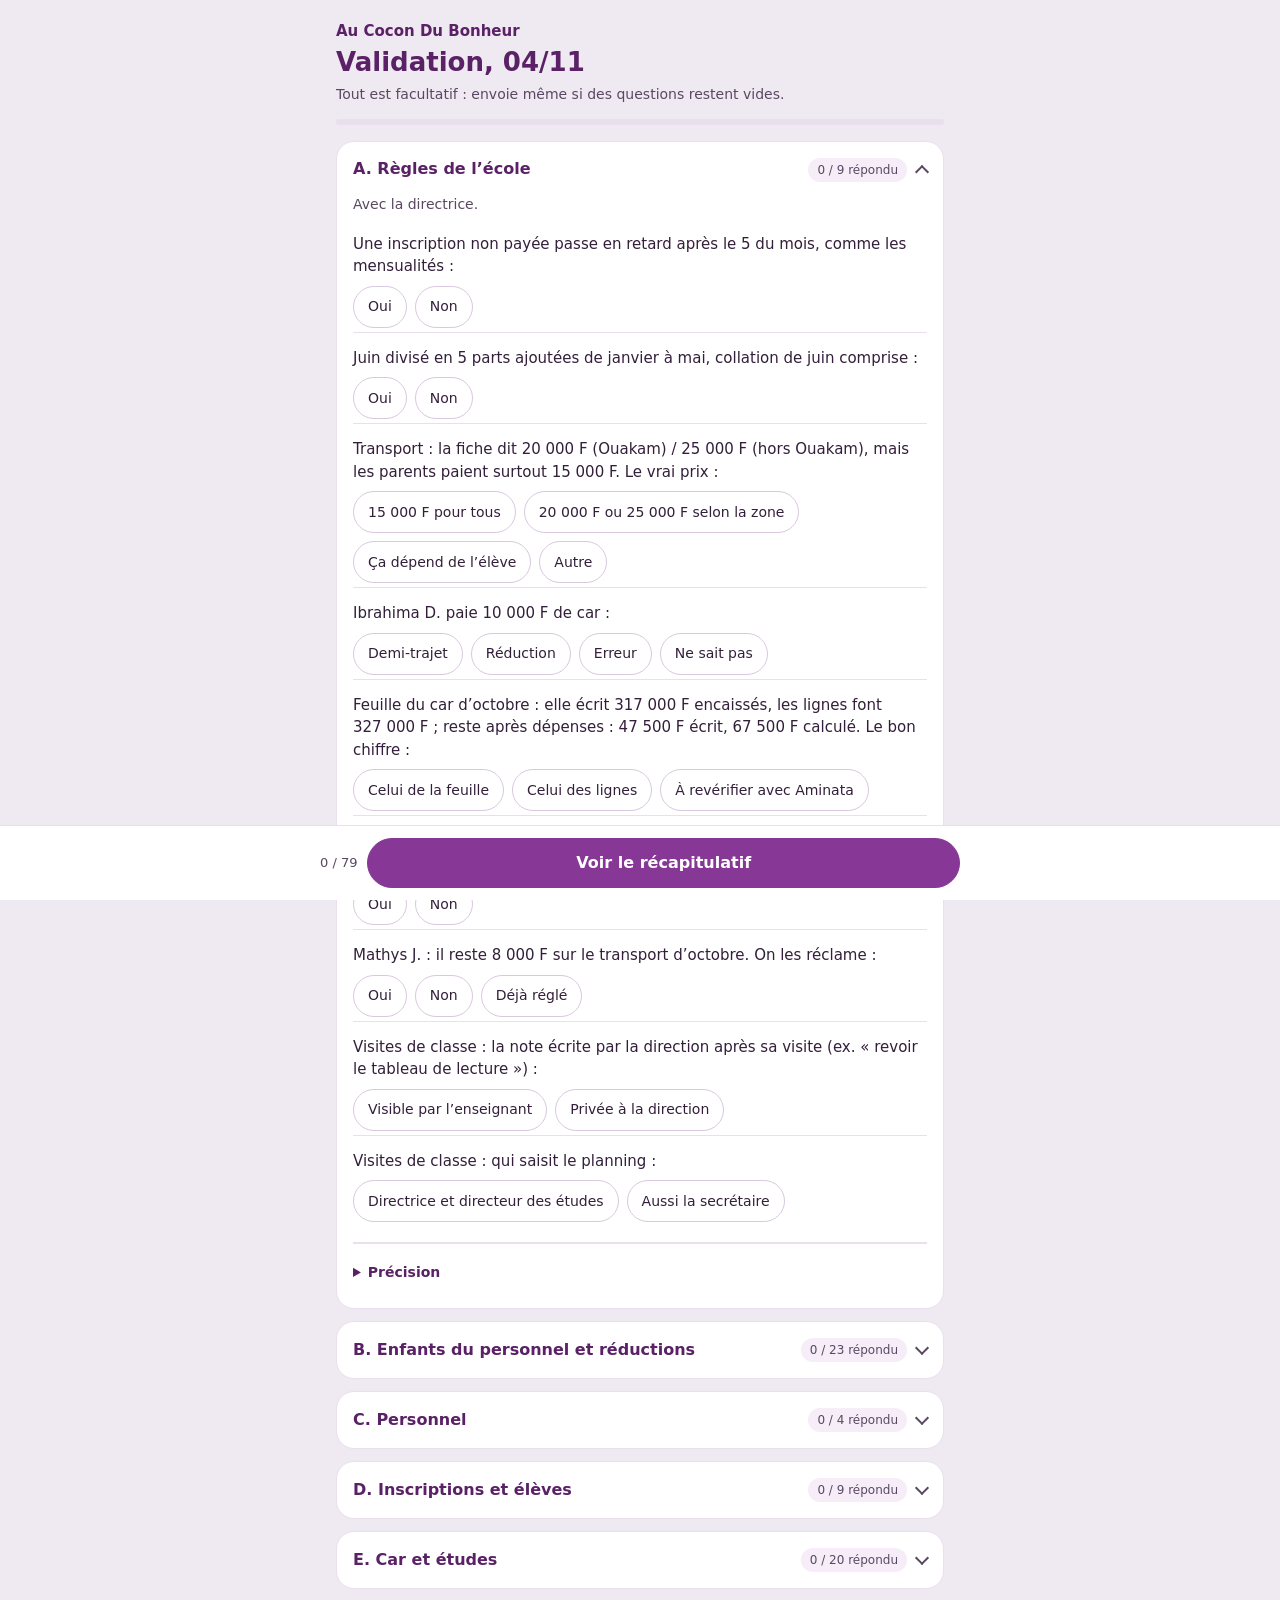
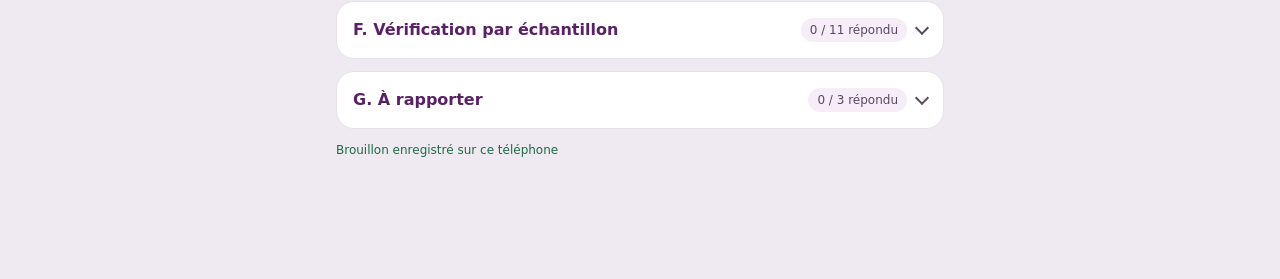
<file: questionnaire-precedent-0411.html>
<!DOCTYPE html>
<html lang="fr">
<head>
<meta charset="UTF-8">
<meta name="viewport" content="width=device-width, initial-scale=1.0, viewport-fit=cover">
<meta name="robots" content="noindex, nofollow">
<meta http-equiv="Content-Security-Policy" content="default-src 'none'; script-src 'unsafe-inline'; style-src 'unsafe-inline'; img-src 'self' data:; connect-src https://formspree.io; form-action https://formspree.io; base-uri 'none'">
<title>Validation Au Cocon 04/11</title>
<style>
[hidden]{display:none!important}
/* Charte Au Cocon : carte blanche sur fond lilas, violet pour l'action. Thème clair seul, par choix. Polices du téléphone, rien d'externe. */
:root{
  --violet:#873897; --violet-fonce:#5A2166; --violet-clair:#F6EDF8;
  --creme:#FDF6E6; --fond:#EFE9F1; --carte:#FFFFFF;
  --encre:#331F3A; --titre:#5E4966; --doux:#5A4862; --filet:#EADFEC;
  --ok:#1D6B44;
  --f-texte:system-ui,-apple-system,'Segoe UI',Roboto,sans-serif;
  color-scheme:light;
}
*{box-sizing:border-box}
body{margin:0;background:var(--fond);color:var(--encre);font-family:var(--f-texte);font-size:16px;line-height:1.5;overflow-wrap:break-word}
.cadre{max-width:640px;margin:0 auto;padding-block:20px 120px;padding-inline:16px}
.marque{font-weight:600;color:var(--violet-fonce);font-size:15px;margin:0 0 4px}
h1,h2{font-weight:700;color:var(--violet-fonce);line-height:1.2;margin:0 0 6px;text-wrap:balance}
h1{font-size:26px} h2{font-size:21px} h2:focus{outline:none}
.aide{color:var(--doux);font-size:14px;margin:0 0 14px}
.barre{height:6px;background:var(--filet);border-radius:999px;overflow:hidden;margin:6px 0 16px}
.barre i{display:block;height:100%;background:var(--violet);width:0;transition:width .25s}
details.partie{background:var(--carte);border:1px solid var(--filet);border-radius:18px;margin-bottom:12px}
details.partie>summary{list-style:none;cursor:pointer;padding:16px 16px;display:flex;align-items:center;gap:10px;border-radius:18px;min-height:56px}
details.partie>summary::-webkit-details-marker{display:none}
details.partie>summary:focus-visible{outline:2px solid var(--violet);outline-offset:-2px}
summary .titre{flex:1;min-width:0;font-weight:600;color:var(--violet-fonce);font-size:16px;line-height:1.3}
summary .compte{font-size:12px;color:var(--doux);white-space:nowrap;font-variant-numeric:tabular-nums;background:var(--violet-clair);border-radius:999px;padding:3px 9px}
summary .compte.plein{background:#E3F2E9;color:var(--ok)}
summary .fleche{width:10px;height:10px;border-right:2px solid var(--doux);border-bottom:2px solid var(--doux);transform:rotate(45deg);transition:transform .2s;flex:none;margin-top:-4px}
details[open]>summary .fleche{transform:rotate(-135deg);margin-top:4px}
.corps{padding:0 16px 16px}
.corps>.aide{margin-top:-4px}
.q{border-top:1px solid var(--filet);padding:14px 0 4px}
.corps>.q:first-of-type{border-top:0;padding-top:4px}
.q .lib{font-weight:500;font-size:15px;margin:0 0 8px;color:var(--encre)}
.sous{font-weight:700;font-size:14px;color:var(--violet-fonce);margin:18px 0 0;padding-top:14px;border-top:2px solid var(--filet)}
.sous+.q{border-top:0}
.puces{display:flex;flex-wrap:wrap;gap:8px}
.puce{font:inherit;font-size:14px;border:1px solid #D9C8DE;background:var(--carte);color:var(--encre);border-radius:999px;padding:8px 14px;cursor:pointer;min-height:42px;max-width:100%;text-align:left}
.puce:hover{border-color:var(--violet)}
.puce:active{transform:scale(.97)}
.puce[aria-pressed=true]{background:var(--violet);border-color:var(--violet);color:#fff}
.puce:focus-visible,.bouton:focus-visible,input:focus-visible,textarea:focus-visible,select:focus-visible,details.prec>summary:focus-visible{outline:2px solid var(--violet);outline-offset:2px}
label.note{display:flex;flex-direction:column;gap:4px;font-size:13px;color:var(--titre);margin-top:10px}
input[type=text],input[type=number],input[type=date],textarea,select{font:inherit;font-size:16px;color:var(--encre);background:var(--creme);border:1px solid var(--filet);border-radius:12px;padding:10px 12px;width:100%;min-width:0}
textarea{min-height:76px;resize:vertical}
.facultatif{color:var(--doux);font-weight:400}
.enfant{background:var(--violet-clair);border-radius:12px;padding:4px 12px 12px;margin-top:10px}
.enfant .num{font-size:13px;font-weight:600;color:var(--violet-fonce);margin:8px 0 0}
.ajout{margin-top:14px}
details.prec{margin-top:16px;border-top:2px solid var(--filet);padding-top:12px}
details.prec>summary{cursor:pointer;font-size:14px;color:var(--violet-fonce);font-weight:600;border-radius:8px;padding:6px 0;min-height:36px}
.carte{background:var(--carte);border:1px solid var(--filet);border-radius:18px;padding:20px 16px}
.recap{white-space:pre-wrap;overflow-wrap:anywhere;background:var(--creme);border:1px solid var(--filet);border-radius:12px;padding:14px;font-size:14px;max-height:55vh;overflow:auto}
nav.pied{position:fixed;left:0;right:0;bottom:0;background:var(--carte);border-top:1px solid var(--filet);padding:12px 16px calc(12px + env(safe-area-inset-bottom,0px))}
nav.pied .dedans{max-width:640px;margin:0 auto;display:flex;gap:10px;align-items:center}
.total{font-size:13px;color:var(--doux);white-space:nowrap;font-variant-numeric:tabular-nums}
.bouton{font:inherit;font-weight:600;font-size:16px;border-radius:999px;padding:12px 18px;cursor:pointer;border:1px solid var(--violet);min-height:48px}
.bouton:active{transform:scale(.98)}
.bouton.plein{background:var(--violet);color:#fff;flex:1}
.bouton.plein:hover{background:var(--violet-fonce)}
.bouton.vide{background:var(--carte);color:var(--violet-fonce);border-color:#D9C8DE}
.bouton.vide:hover{border-color:var(--violet)}
.bouton[disabled]{opacity:.6;cursor:wait}
.petit{font-size:13px;color:var(--doux);margin:8px 0 0}
.enregistre{font-size:12px;color:var(--ok);min-height:18px;margin:0}
.piege{position:absolute;left:-9999px;width:1px;height:1px;overflow:hidden}
@media (prefers-reduced-motion:reduce){.barre i,summary .fleche{transition:none}.puce:active,.bouton:active{transform:none}}
</style>
</head>
<body>
<div class="cadre">
  <p class="marque">Au Cocon Du Bonheur</p>
  <h1>Validation, 04/11</h1>
  <p class="aide">Tout est facultatif : envoie même si des questions restent vides.</p>
  <div class="barre" aria-hidden="true"><i id="barre"></i></div>

  <form id="f" novalidate>
    <div class="piege" aria-hidden="true"><label>Ne pas remplir <input type="text" name="_gotcha" id="gotcha" tabindex="-1" autocomplete="off"></label></div>
    <div id="parties"></div>
    <section class="carte" id="vueRecap" hidden>
      <h2 tabindex="-1" id="titreRecap">Récapitulatif</h2>
      <p class="aide">Voici ce qui partira. Touche « Modifier » pour corriger.</p>
      <div class="recap" id="recap" tabindex="0"></div>
      <p class="petit" id="envoiEtat" role="status"></p>
    </section>
    <section class="carte" id="vueFin" hidden>
      <h2 tabindex="-1" id="titreFin">C’est envoyé</h2>
      <p class="aide">Les réponses sont parties sur Formspree. Elles restent aussi sur ce téléphone.</p>
      <button type="button" class="bouton vide" id="rouvrir">Modifier les réponses</button>
    </section>
  </form>
  <p class="enregistre" id="enregistre" role="status"></p>
</div>

<nav class="pied" id="pied">
  <div class="dedans" id="piedForm">
    <span class="total" id="total"></span>
    <button type="button" class="bouton plein" id="voir">Voir le récapitulatif</button>
  </div>
  <div class="dedans" id="piedRecap" hidden>
    <button type="button" class="bouton vide" id="modifier">Modifier</button>
    <button type="button" class="bouton plein" id="envoyer">Envoyer</button>
  </div>
</nav>

<script>
(function(){
  const CLE='aucocon-validation-0411';
  const ENVOI='https://formspree.io/f/xrennzzp';
  const TEST=new URLSearchParams(location.search).has('test');
  const SUJET=(TEST?'TEST – ':'')+'Au Cocon – validation 04/11';

  /* Une question : id, q (texte repris dans la réponse), o (choix), multi (plusieurs choix), n (notes : si = choix qui l'ouvrent, vide = toujours ; t = text, number, date, long).
     Genres à part : titre (sous-titre), perso (personne du personnel + ses enfants), ajout (bouton « + Autre personne »). */
  const ON=['Oui','Non'];
  const F=n=>n.toLocaleString('fr-FR').replace(/\s/g,' ')+' F';
  const CLASSES=['Poussinière','TPS','PS','MS','GS','CI','CP','CE1','CE2','CM1','CM2'];
  const PERSONNEL=['Aïssata S.','Khady','Waldé W.','Awa Kassary B.','Maïmouna S.','Ramatoulaye B.','Ndèye Coura D.','Mame B.','Hélène Isabelle B.','Khardiata N.','Fatou S.','Aminata G.','Anna T.','« T. » (seul sur la feuille)','M. D. (directeur des études)','Mme S. (intervenante)','La directrice'];
  const CAR_NOV=['Mathys J. (PS)','Mouhamed Askia T. (MS)','Astou G. (CE1)','Ndeye Penda T. (CE1)','Serigne Saliou G. (CE1)','Ndeye Ngone D. (CI)','Mouhamed Rassoul D. (MS)','Sophia O. (CI)','Cherif Maleyni B. (CI)'];
  const PROBABLES=[
    ['car','Seydina Mouhammad T.','Seydina Mouhamed T. (TPS)'],
    ['car','Adja Binetou D.','Adja Binetou Naby D. (GS)'],
    ['car','David Samb S.','David Samba S. (MS)'],
    ['car','Yaya Omar B.','Yahya Omar B. (CM1)'],
    ['car','Maymouna C.','Maïmouna Diarra C. (GS)'],
    ['car','Ibrahima D.','Ibrahim D. (GS)'],
    ['études CI','Adama Moundor N.','Adama Moundor N. (CI), nom écrit autrement'],
    ['études CM2','Pendant S.','Penda S. (CM2)'],
    ['études CM2','Mouhamadou Mahdiyou G.','Mouhamadou Mahdihou G. (CM2)']
  ];
  const ECHANTILLON=[
    ['PS','Abdou D.',85500,30000],['GS','Sassoum Zahra D.',85500,30000],['CI','Fatimata Zahra T.',74000,25000],['CP','Yaye Fatou D.',74000,25000],
    ['CE1','Cheikh Ahmed Tidjane G.',74000,25000],['CE2','Mame Diarra S.',62000,25000],['CM1','Adjaratou Paya D.',74000,25000],['CM2','Daouda Yague G.',62000,25000]
  ];
  const INSC_PAYEE=['Aïcha G.','Aïssatou N.','Ramatoulaye N.','Mouhamadou Mansour D.'];

  let etat={r:{},n:{},ouvert:[0],vue:'form',envoye:false,autres:0};
  try{const s=localStorage.getItem(CLE);if(s)etat=Object.assign(etat,JSON.parse(s));}catch(e){}

  const PARTIES=[
    {t:'Règles de l’école',aide:'Avec la directrice.',qs:[
      {id:'a-insc',q:'Une inscription non payée passe en retard après le 5 du mois, comme les mensualités :',o:ON,n:{si:['Non'],lib:'À partir de quand (date ou jour du mois)'}},
      {id:'a-juin',q:'Juin divisé en 5 parts ajoutées de janvier à mai, collation de juin comprise :',o:ON},
      {id:'a-prix-car',q:'Transport : la fiche dit '+F(20000)+' (Ouakam) / '+F(25000)+' (hors Ouakam), mais les parents paient surtout '+F(15000)+'. Le vrai prix :',o:[F(15000)+' pour tous',F(20000)+' ou '+F(25000)+' selon la zone','Ça dépend de l’élève','Autre'],n:{si:['Autre'],t:'number',lib:'Montant (en F)'}},
      {id:'a-ibrahima',q:'Ibrahima D. paie '+F(10000)+' de car :',o:['Demi-trajet','Réduction','Erreur','Ne sait pas']},
      {id:'a-feuille-car',q:'Feuille du car d’octobre : elle écrit '+F(317000)+' encaissés, les lignes font '+F(327000)+' ; reste après dépenses : '+F(47500)+' écrit, '+F(67500)+' calculé. Le bon chiffre :',o:['Celui de la feuille','Celui des lignes','À revérifier avec Aminata']},
      {id:'a-presence',q:'Présence du personnel notée par personne, comme la feuille papier, retard après 8 h 15 :',o:ON,n:{si:['Non'],lib:'Autre heure'}},
      {id:'a-mathys',q:'Mathys J. : il reste '+F(8000)+' sur le transport d’octobre. On les réclame :',o:['Oui','Non','Déjà réglé']},
      {id:'a-visite-note',q:'Visites de classe : la note écrite par la direction après sa visite (ex. « revoir le tableau de lecture ») :',o:['Visible par l’enseignant','Privée à la direction']},
      {id:'a-visite-planning',q:'Visites de classe : qui saisit le planning :',o:['Directrice et directeur des études','Aussi la secrétaire']}
    ]},
    {t:'Enfants du personnel et réductions',aide:'Certains élèves ont un parent qui travaille à l’école et ont une réduction.',qs:()=>[
      {id:'b-reduc',q:'Les enfants du personnel ont une réduction :',o:['Oui','Non','Ça dépend de la personne']},
      {id:'b-quoi',q:'Sur quoi (plusieurs choix possibles) :',multi:true,o:['Inscription','Mensualités','Juillet','Collation','Tenue ou blouse','Transport','Études','Tout']},
      {id:'b-combien',q:'Combien :',o:['25 %','50 %','100 % (gratuit)','Montant fixe par mois','Autre'],n:[{si:['Montant fixe par mois'],t:'number',lib:'Montant par mois (en F)'},{si:['Autre'],lib:'Combien'}]},
      {id:'b-meme',q:'La même réduction pour tout le personnel (si non : précise par enfant juste en dessous) :',o:ON},
      {titre:'Qui a un enfant à l’école ? (feuille de présence du 03/11)'},
      ...PERSONNEL.map((x,i)=>({id:'b-p'+i,perso:x,q:x+' : a un enfant à l’école ?',o:['Non','Oui']})),
      ...Array.from({length:etat.autres},(_,k)=>({id:'b-autre'+k,perso:'',q:'Autre personne : a un enfant à l’école ?',o:['Non','Oui']})),
      {ajout:true},
      {id:'b-depuis',q:'Ces réductions existent depuis :',o:['Rentrée 2026-2027','Avant','Ne sait pas']},
      {id:'b-corriger',q:'Les mois déjà payés plein tarif cette année :',o:['On les corrige (avoir sur les prochains mois)','On laisse','Ne sait pas']}
    ]},
    {t:'Personnel',qs:[
      {id:'c-dir-etudes',q:'M. D. (directeur des études) signe la feuille de présence :',o:ON},
      {id:'c-intervenante',q:'Mme S. (intervenante) signe la feuille de présence :',o:ON},
      {id:'c-t-seul',q:'« T. » seul sur la feuille, c’est :',o:['La directrice','Une autre personne'],n:{si:['Une autre personne'],lib:'Nom et fonction'}},
      {id:'c-ndeye',q:'Ndèye Coura D. : son nom s’écrit avec :',o:['« tt » (Dia-tta)','« ll » (Dia-lla)']}
    ]},
    {t:'Inscriptions et élèves',aide:'Avec Anna.',qs:[
      ...INSC_PAYEE.map((x,i)=>({id:'d-insc'+i,q:x+' : inscription payée :',o:['Oui','Non','En partie'],n:{si:['Oui','En partie'],t:'number',lib:'Montant payé (en F)'}})),
      {id:'d-bamba',q:'Cheikh Ahmadou Bamba M. : les '+F(25000)+' qui restent, c’est :',o:['L’inscription','Tenue + assurance + collation ('+F(24000)+')','Autre'],n:{si:['Autre'],lib:'Quoi'}},
      {id:'d-aminata-s',q:'Aminata Rassoul S. (PS) : montant payé pour l’inscription (on ne connaît que juillet, '+F(30000)+') :',o:[],n:{si:[],t:'number',lib:'Montant (en F)'}},
      {id:'d-aminata-w',q:'Aminata Rassoul W. : sa classe :',o:['PS','MS']},
      {id:'d-loucia',q:'Loucia : c’est bien « Loucia B. » dans l’appli :',o:ON},
      {id:'d-garderie',q:'Garderie : le carnet note '+F(30000)+' (TPS) / '+F(40000)+' (Poussinière) à l’inscription. La blouse et le 1er mois sont payés à part :',o:['Oui','Non','Inclus']}
    ]},
    {t:'Car et études',qs:[
      {titre:'Payés en octobre, pas en novembre : prend le car en novembre ?'},
      ...CAR_NOV.map((x,i)=>({id:'e-nov'+i,q:x+' :',o:['Oui','Non','Arrêté']})),
      {titre:'Même élève ? (feuille d’Aminata → appli)'},
      ...PROBABLES.map(([f,a,b],i)=>({id:'e-prob'+i,q:'Feuille '+f+' « '+a+' » → appli « '+b+' » :',o:['Même élève','Pas le même','Ne sait pas']})),
      {titre:'Dépenses du car d’octobre sans date'},
      {id:'e-dep1',q:'Nettoyage du car, '+F(3000)+' :',o:[],n:{si:[],t:'date',lib:'Date'}},
      {id:'e-dep2',q:'Achat de gasoil, '+F(50000)+' :',o:[],n:{si:[],t:'date',lib:'Date'}}
    ]},
    {t:'Vérification par échantillon',aide:'1 élève tiré au sort par classe. Ce que l’appli croit payé d’après l’import ; octobre et novembre se lisent dans l’appli.',qs:[
      ...ECHANTILLON.map(([c,x,i,j])=>({id:'f-'+c,q:x+' ('+c+') : inscription '+F(i)+', juillet '+F(j)+' payés :',o:['Juste','Faux'],n:{si:['Faux'],lib:'Précision'}})),
      {titre:'Élèves partis'},
      {id:'f-parti1',q:'Moustapha S. (CE1), parti le 23/10 :',o:['Bien parti','Pas parti']},
      {id:'f-parti2',q:'Cheikh Ahmadou Bamba D. (CI), parti le 23/10 :',o:['Bien parti','Pas parti']},
      {id:'f-parti3',q:'Un 3e élève parti :',o:['Bien parti','Pas parti'],n:{si:[],lib:'Nom de l’élève'}}
    ]},
    {t:'À rapporter',qs:[
      {id:'g-registre',q:'Photo du registre avec les numéros des parents :',o:['Rapporté','Pas encore']},
      {id:'g-presence',q:'Feuilles de présence du personnel depuis le 08/10 :',o:['Rapporté','Pas encore']},
      {id:'g-appel',q:'Cahier d’appel des élèves :',o:['Rapporté','Pas encore']}
    ]}
  ];

  const $=id=>document.getElementById(id);
  let t;
  function sauver(){try{localStorage.setItem(CLE,JSON.stringify(etat));$('enregistre').textContent='Brouillon enregistré sur ce téléphone';}catch(e){}clearTimeout(t);t=setTimeout(()=>{$('enregistre').textContent='';},1500);}
  function el(tag,attrs,txt){const e=document.createElement(tag);if(attrs)for(const k in attrs)e.setAttribute(k,attrs[k]);if(txt!=null)e.textContent=txt;return e;}

  const qsDe=p=>typeof p.qs==='function'?p.qs():p.qs;
  const vraies=p=>qsDe(p).filter(q=>q.id);
  const notes=q=>!q.n?[]:Array.isArray(q.n)?q.n:[q.n];
  const choisi=(q,o)=>q.multi?(etat.r[q.id]||[]).includes(o):etat.r[q.id]===o;
  const noteVue=(q,n)=>n.si.length===0||n.si.some(o=>choisi(q,o));
  const repondu=q=>q.perso===''?!!(etat.n[q.id+'-nom']||'').trim()||!!etat.r[q.id]:q.o.length?(q.multi?(etat.r[q.id]||[]).length>0:!!etat.r[q.id]):!!(etat.n[q.id]||'').trim();
  function compte(p){const v=vraies(p);return [v.filter(repondu).length,v.length];}
  function majCompteurs(){
    let a=0,b=0;
    PARTIES.forEach((p,i)=>{const [x,y]=compte(p);a+=x;b+=y;const c=$('compte'+i);c.textContent=x+' / '+y+' répondu';c.classList.toggle('plein',x===y);});
    $('total').textContent=a+' / '+b;$('barre').style.width=(a/b*100)+'%';
  }

  function champ(cle,lib,type){
    const id='n-'+cle,l=el('label',{class:'note',for:id});
    const s=el('span',null,lib);s.append(el('span',{class:'facultatif'},' (facultatif)'));l.append(s);
    let i;
    if(type==='long')i=el('textarea',{id:id});
    else if(type==='classe'){i=el('select',{id:id});i.append(el('option',{value:''},'Choisir'));CLASSES.forEach(c=>i.append(el('option',{value:c},c)));}
    else i=el('input',{id:id,type:type||'text'});
    if(type==='number'){i.inputMode='numeric';i.min='0';i.step='500';}
    i.value=etat.n[cle]||'';
    i.addEventListener(type==='classe'?'change':'input',()=>{etat.n[cle]=i.value;sauver();majCompteurs();});
    l.append(i);return l;
  }
  function champsNote(q,box){
    box.innerHTML='';
    notes(q).forEach((n,k)=>{if(noteVue(q,n))box.append(champ(q.id+(k?'-'+k:''),n.lib,n.t));});
    if(q.perso!==undefined&&etat.r[q.id]==='Oui')enfants(q,box);
  }
  function enfants(q,box){
    const nb=+etat.r[q.id+'-nb']||0,lid='l-'+q.id+'-nb';
    const d=el('div',{class:'q'});d.style.borderTop='0';
    d.append(el('p',{class:'lib',id:lid},'Combien d’enfants à l’école :'));
    const z=el('div',{class:'puces',role:'group','aria-labelledby':lid});
    ['1','2','3'].forEach(o=>{const b=el('button',{type:'button',class:'puce','aria-pressed':String(etat.r[q.id+'-nb']===o)},o);
      b.addEventListener('click',()=>{etat.r[q.id+'-nb']=etat.r[q.id+'-nb']===o?'':o;champsNote(q,box);sauver();});z.append(b);});
    d.append(z);box.append(d);
    for(let k=1;k<=nb;k++){
      const e=el('div',{class:'enfant'});e.append(el('p',{class:'num'},'Enfant '+k));
      const c=q.id+'-e'+k;
      e.append(champ(c+'-nom','Nom de l’enfant'),champ(c+'-classe','Classe','classe'),champ(c+'-reduc','Réduction différente pour cet enfant'));
      box.append(e);
    }
  }
  function question(q,refaire){
    if(q.titre)return el('p',{class:'sous'},q.titre);
    if(q.ajout){const b=el('button',{type:'button',class:'bouton vide ajout'},'+ Autre personne');
      b.addEventListener('click',()=>{etat.autres++;sauver();refaire(etat.autres-1);});return b;}
    const d=el('div',{class:'q'}),lid='l-'+q.id;
    if(q.perso==='')d.append(champ(q.id+'-nom','Nom de la personne'));
    d.append(el('p',{class:'lib',id:lid},q.q));
    const box=el('div');
    if(q.o.length){
      const z=el('div',{class:'puces',role:'group','aria-labelledby':lid});
      q.o.forEach(o=>{const b=el('button',{type:'button',class:'puce','aria-pressed':String(choisi(q,o))},o);
        b.addEventListener('click',()=>{
          if(q.multi){const a=etat.r[q.id]||[];etat.r[q.id]=a.includes(o)?a.filter(x=>x!==o):a.concat(o);}
          else etat.r[q.id]=etat.r[q.id]===o?'':o;
          z.querySelectorAll('.puce').forEach(x=>x.setAttribute('aria-pressed',String(choisi(q,x.textContent))));
          champsNote(q,box);sauver();majCompteurs();});
        z.append(b);});
      d.append(z);
    }
    champsNote(q,box);d.append(box);return d;
  }
  function remplir(c,p,i){
    c.innerHTML='';if(p.aide)c.append(el('p',{class:'aide'},p.aide));
    const refaire=k=>{remplir(c,p,i);majCompteurs();const n=$('n-b-autre'+k+'-nom');if(n)n.focus();};
    qsDe(p).forEach(q=>c.append(question(q,refaire)));
    const pr=el('details',{class:'prec'});if((etat.n['prec-'+i]||'').trim())pr.open=true;
    pr.append(el('summary',null,'Précision'),champ('prec-'+i,'Précision sur cette partie','long'));c.append(pr);
  }
  function construire(){
    const w=$('parties');
    PARTIES.forEach((p,i)=>{
      const det=el('details',{class:'partie'});if(etat.ouvert.includes(i))det.open=true;
      const s=el('summary');s.append(el('span',{class:'titre'},String.fromCharCode(65+i)+'. '+p.t),el('span',{class:'compte',id:'compte'+i}),el('span',{class:'fleche','aria-hidden':'true'}));
      det.append(s);const c=el('div',{class:'corps'});remplir(c,p,i);det.append(c);
      det.addEventListener('toggle',()=>{etat.ouvert=etat.ouvert.filter(x=>x!==i);if(det.open)etat.ouvert.push(i);sauver();});
      w.append(det);
    });
    majCompteurs();
  }

  function dateFr(v){const m=/^(\d{4})-(\d{2})-(\d{2})$/.exec(v||'');return m?m[3]+'/'+m[2]+'/'+m[1]:v;}
  function valeur(n,v){v=(v||'').trim();if(!v)return '';if(n.t==='date')return dateFr(v);if(n.lib.includes('(en F)'))return v+' F';return v;}
  function texte(){
    let a=0,b=0;PARTIES.forEach(p=>{const [x,y]=compte(p);a+=x;b+=y;});
    const L=['AU COCON : VALIDATION DU 04/11',a+' / '+b+' questions répondues',''];
    PARTIES.forEach((p,i)=>{
      L.push(String.fromCharCode(65+i)+'. '+p.t.toUpperCase());
      qsDe(p).forEach(q=>{
        if(q.titre){L.push('['+q.titre+']');return;}
        if(q.ajout)return;
        const ext=notes(q).map((n,k)=>noteVue(q,n)?[n.lib.replace(' (en F)',''),valeur(n,etat.n[q.id+(k?'-'+k:'')])]:null).filter(x=>x&&x[1]).map(x=>' ; '+x[0]+' : '+x[1]).join('');
        let lib=q.q;
        if(q.perso===''){const nom=(etat.n[q.id+'-nom']||'').trim();if(!nom&&!etat.r[q.id])return;lib=(nom||'Autre personne (sans nom)')+' : a un enfant à l’école ?';}
        if(q.o.length){
          const r=q.multi?((etat.r[q.id]||[]).join(', ')||'(pas répondu)'):(etat.r[q.id]||'(pas répondu)');
          L.push('- '+lib+' '+r+ext);
        }else L.push('- '+lib+' '+(ext?ext.slice(3).replace(/^[^:]+: /,''):'(rien)'));
        if(q.perso!==undefined&&etat.r[q.id]==='Oui'){
          const nb=+etat.r[q.id+'-nb']||0;if(!nb)L.push('    nombre d’enfants : (pas répondu)');
          for(let k=1;k<=nb;k++){const c=q.id+'-e'+k,g=s=>(etat.n[c+s]||'').trim();
            L.push('    enfant '+k+' : '+(g('-nom')||'(nom ?)')+', '+(g('-classe')||'(classe ?)')+(g('-reduc')?', réduction : '+g('-reduc'):''));}
        }
      });
      const pr=(etat.n['prec-'+i]||'').trim();if(pr)L.push('- Précision : '+pr);
      L.push('');
    });
    return L.join('\n').trim();
  }

  function vue(v){
    etat.vue=v;sauver();
    $('parties').hidden=v!=='form';$('vueRecap').hidden=v!=='recap';$('vueFin').hidden=v!=='fin';
    $('pied').hidden=v==='fin';$('piedForm').hidden=v!=='form';$('piedRecap').hidden=v!=='recap';
    if(v==='recap'){$('recap').textContent=texte();$('envoiEtat').textContent='';}
    window.scrollTo({top:0});
    const h=v==='recap'?$('titreRecap'):v==='fin'?$('titreFin'):null;if(h)h.focus({preventScroll:true});
  }
  async function envoyer(){
    const b=$('envoyer');b.disabled=true;$('envoiEtat').textContent='Envoi en cours…';
    try{
      const r=await fetch(ENVOI,{method:'POST',headers:{'Accept':'application/json','Content-Type':'application/json'},
        body:JSON.stringify({_subject:SUJET,_gotcha:$('gotcha').value,reponses:texte()})});
      const j=await r.json().catch(()=>({}));
      if(!r.ok||j.ok!==true)throw new Error(r.status);
      etat.envoye=true;vue('fin');
    }catch(e){$('envoiEtat').textContent='L’envoi n’a pas marché (réseau ?). Les réponses restent sur ce téléphone : réessaie un peu plus tard.';}
    b.disabled=false;
  }
  $('voir').addEventListener('click',()=>vue('recap'));
  $('modifier').addEventListener('click',()=>vue('form'));
  $('rouvrir').addEventListener('click',()=>vue('form'));
  $('envoyer').addEventListener('click',envoyer);
  $('f').addEventListener('submit',e=>e.preventDefault());
  construire();
  vue(etat.vue==='recap'||etat.vue==='fin'?etat.vue:'form');
})();
</script>
</body>
</html>
</file>
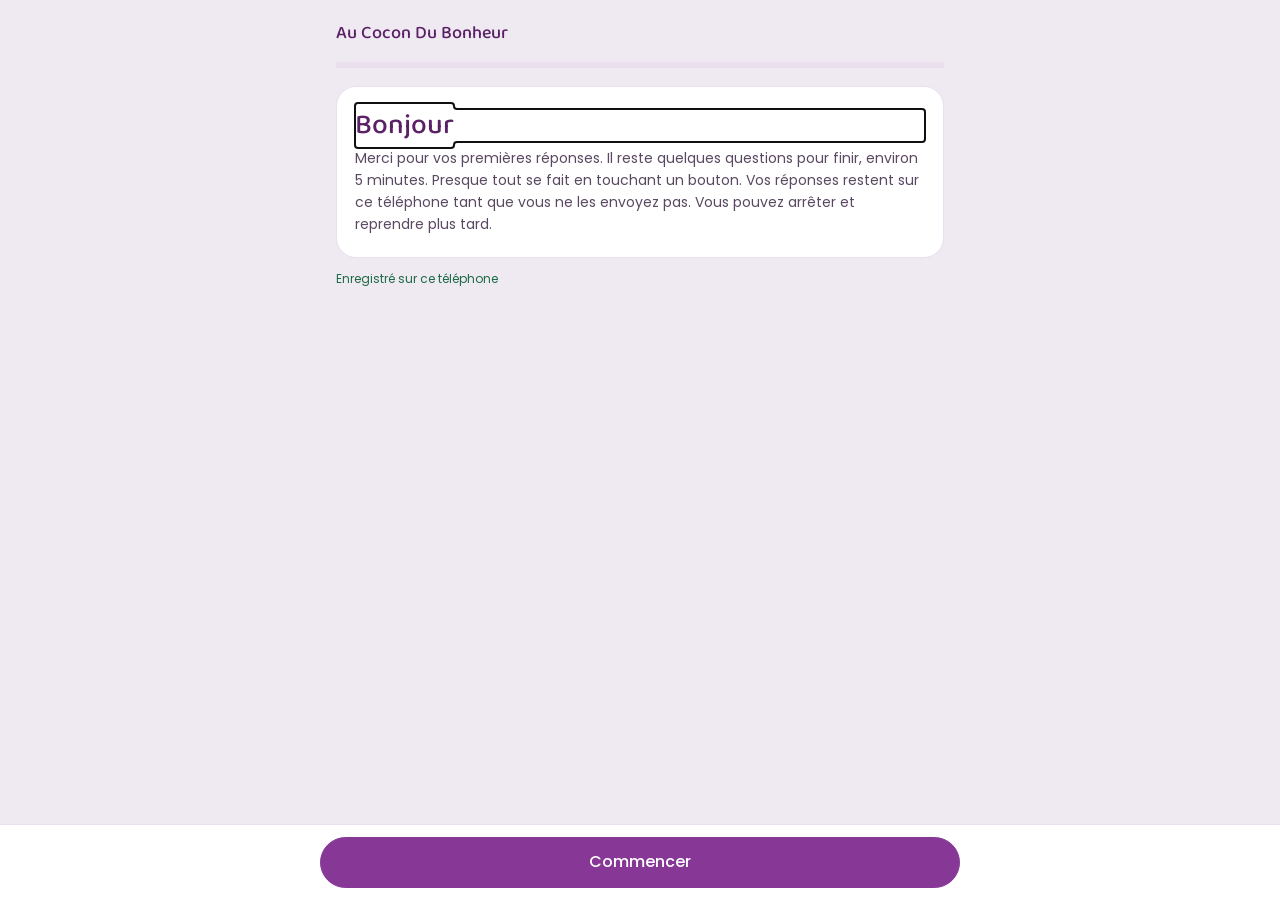
<file: questionnaire-precedent-1009.html>
<!DOCTYPE html>
<html lang="fr">
<head>
<meta charset="UTF-8">
<meta name="viewport" content="width=device-width, initial-scale=1.0, viewport-fit=cover">
<meta name="robots" content="noindex">
<title>Questionnaire de la Directrice</title>
<link rel="preconnect" href="https://fonts.googleapis.com">
<link rel="preconnect" href="https://fonts.gstatic.com" crossorigin>
<link href="https://fonts.googleapis.com/css2?family=Baloo+2:wght@500&family=Poppins:wght@400;500&display=swap" rel="stylesheet">
<style>
[hidden]{display:none!important}
/* Charte Au Cocon : une étape par écran, carte blanche sur fond lilas, violet pour l'action. Thème clair seul, par choix. */
:root{
  --violet:#873897; --violet-fonce:#5A2166; --violet-clair:#F6EDF8;
  --creme:#FDF6E6; --fond:#EFE9F1; --carte:#FFFFFF;
  --encre:#331F3A; --titre:#5E4966; --doux:#5A4862; --filet:#EADFEC;
  --ok:#1D6B44;
  --f-titre:'Baloo 2','Poppins',system-ui,sans-serif;
  --f-texte:'Poppins',system-ui,-apple-system,'Segoe UI',sans-serif;
  color-scheme:light;
}
*{box-sizing:border-box}
body{margin:0;background:var(--fond);color:var(--encre);font-family:var(--f-texte);font-size:16px;line-height:1.55}
.cadre{max-width:640px;margin:0 auto;padding-block:20px 120px;padding-inline:16px}
header.haut{display:flex;align-items:center;justify-content:space-between;gap:12px;margin-bottom:14px}
.marque{font-family:var(--f-titre);font-weight:500;color:var(--violet-fonce);font-size:18px}
.etape-num{font-size:13px;color:var(--doux);font-variant-numeric:tabular-nums}
.barre{height:6px;background:var(--filet);border-radius:999px;overflow:hidden;margin-bottom:18px}
.barre i{display:block;height:100%;background:var(--violet);width:0;transition:width .25s}
.carte{background:var(--carte);border:1px solid var(--filet);border-radius:20px;padding:22px 18px}
h1,h2{font-family:var(--f-titre);font-weight:500;color:var(--violet-fonce);line-height:1.2;margin:0 0 6px;text-wrap:balance}
h1{font-size:28px} h2{font-size:23px}
.aide{color:var(--doux);font-size:14px;margin:0 0 18px}
.bloc{display:flex;flex-direction:column;gap:14px}
label.champ{display:flex;flex-direction:column;gap:6px;font-size:14px;font-weight:500;color:var(--titre)}
input[type=text],input[type=number],textarea,select{font:inherit;font-size:16px;color:var(--encre);background:var(--creme);border:1px solid var(--filet);border-radius:12px;padding:11px 12px;width:100%;min-width:0}
textarea{min-height:120px;resize:vertical}
input:focus-visible,textarea:focus-visible,select:focus-visible,button:focus-visible{outline:2px solid var(--violet);outline-offset:2px}
.ligne-membre{display:grid;grid-template-columns:1fr 1fr auto;gap:8px;align-items:center}
.ligne-membre button{border:0;background:none;color:var(--doux);font-size:22px;width:40px;height:44px;cursor:pointer;border-radius:10px}
@media (max-width:420px){.ligne-membre{grid-template-columns:1fr auto}.ligne-membre select{grid-column:1/2}}
.tache{border-top:1px solid var(--filet);padding-top:14px}
.tache:first-child{border-top:0;padding-top:0}
.tache h3{font-family:var(--f-texte);font-weight:500;font-size:16px;margin:0 0 8px;color:var(--encre)}
.tache .sous{font-size:12px;letter-spacing:.04em;text-transform:uppercase;color:var(--doux);margin:10px 0 6px}
.puces{display:flex;flex-wrap:wrap;gap:8px}
.puce{font:inherit;font-size:14px;border:1px solid var(--filet);background:var(--carte);color:var(--encre);border-radius:999px;padding:8px 14px;cursor:pointer;min-height:40px}
.puce[aria-pressed=true]{background:var(--violet);border-color:var(--violet);color:#fff}
.alerte{display:none;margin-top:8px;font-size:13px;color:#8F430C;background:#FDF5EE;border-radius:10px;padding:6px 10px}
.alerte.vue{display:block}
.frais{width:100%;border-collapse:collapse;font-size:14px}
.frais th{font-weight:500;text-align:left;color:var(--doux);font-size:12px;letter-spacing:.04em;text-transform:uppercase;padding:0 6px 8px}
.frais td{padding:4px 6px;border-top:1px solid var(--filet)}
.frais td:first-child{font-weight:500;white-space:nowrap}
.frais input{padding:9px 10px;font-variant-numeric:tabular-nums}
.defile{overflow-x:auto}
.trio{display:grid;grid-template-columns:repeat(3,1fr);gap:10px}
@media (max-width:420px){.trio{grid-template-columns:1fr}}
.coche{display:flex;gap:10px;align-items:center;font-size:15px;padding:6px 0}
.coche input{width:22px;height:22px;accent-color:var(--violet)}
.recap{white-space:pre-wrap;background:var(--creme);border:1px solid var(--filet);border-radius:12px;padding:14px;font-size:14px;max-height:340px;overflow:auto}
nav.pied{position:fixed;left:0;right:0;bottom:0;background:var(--carte);border-top:1px solid var(--filet);padding:12px 16px calc(12px + env(safe-area-inset-bottom,0px))}
nav.pied .dedans{max-width:640px;margin:0 auto;display:flex;gap:10px}
.bouton{font:inherit;font-weight:500;font-size:16px;border-radius:999px;padding:12px 20px;cursor:pointer;border:1px solid var(--violet);min-height:48px}
.bouton.plein{background:var(--violet);color:#fff;flex:1}
.bouton.vide{background:var(--carte);color:var(--violet-fonce);border-color:var(--filet)}
.bouton.lien{display:block;text-align:center;text-decoration:none;background:var(--violet);color:#fff}
.actions{display:flex;flex-direction:column;gap:10px;margin-top:16px}
.petit{font-size:13px;color:var(--doux)}
.enregistre{font-size:12px;color:var(--ok);min-height:18px}
@media (prefers-reduced-motion:reduce){.barre i{transition:none}}
.question{font-family:var(--f-titre);font-weight:500;color:var(--violet-fonce);font-size:23px;line-height:1.2;margin:0 0 16px;text-wrap:balance}
.sous{font-size:12px;letter-spacing:.04em;text-transform:uppercase;color:var(--doux);margin:18px 0 8px}
.duo{display:grid;grid-template-columns:1fr 1fr;gap:10px}
@media (max-width:420px){.duo{grid-template-columns:1fr}}
.facultatif{font-weight:400;color:var(--doux)}
</style>
</head>
<body>
<div class="cadre">
  <header class="haut">
    <span class="marque">Au Cocon Du Bonheur</span>
    <span class="etape-num" id="etapeNum"></span>
  </header>
  <div class="barre" aria-hidden="true"><i id="barre"></i></div>
  <form id="f" novalidate><section class="carte" id="ecran" aria-live="polite"></section></form>
  <p class="enregistre" id="enregistre" role="status"></p>
</div>

<nav class="pied" id="pied">
  <div class="dedans">
    <button type="button" class="bouton vide" id="prec">Retour</button>
    <button type="button" class="bouton plein" id="suiv">Commencer</button>
  </div>
</nav>

<script>
(function(){
  const CLE='aucocon-questionnaire-directrice-v2';
  const ENVOI='https://formspree.io/f/xrennzzp';
  const MOIS=['Septembre','Octobre','Novembre','Décembre','Janvier','Février','Mars','Avril','Mai','Juin','Juillet','Août'];
  const OU=['Cahier','Excel','WhatsApp','Rien'];
  const TACHES=[
    ['encaisser','Qui encaisse l’argent des familles ?'],
    ['recu','Qui fait le reçu ?'],
    ['caisse','Qui garde la caisse ?'],
    ['relance','Qui relance une famille en retard de paiement ?'],
    ['absences','Qui note les absences des élèves ?'],
    ['presence','Qui pointe la présence des professeurs ?'],
    ['comptes','Qui fait les comptes du mois ?'],
    ['appels','Qui appelle les parents ?']
  ];
  let etat={i:0,envoye:false,noms:{sec:'',compta:'',ctrl:'',autre:''},poste:'',qui:{},ou:{},moisDebut:'',moisFin:'',collation:'',transport:'',garde1:'',garde2:'',eleves:'',familles:'',coince:''};
  try{const s=localStorage.getItem(CLE);if(s)etat=Object.assign(etat,JSON.parse(s));}catch(e){}
  const $=id=>document.getElementById(id);
  let t;
  function sauver(){try{localStorage.setItem(CLE,JSON.stringify(etat));$('enregistre').textContent='Enregistré sur ce téléphone';}catch(e){}clearTimeout(t);t=setTimeout(()=>{$('enregistre').textContent='';},1500);}

  function personnes(){
    const n=etat.noms,l=['Directrice'];
    l.push(n.sec.trim()?n.sec.trim()+' (secrétaire)':'Secrétaire');
    l.push(n.compta.trim()?n.compta.trim()+' (comptable)':'Comptable');
    const p=etat.poste.trim()||'contrôle des profs';
    l.push(n.ctrl.trim()?n.ctrl.trim()+' ('+p.toLowerCase()+')':p.charAt(0).toUpperCase()+p.slice(1));
    if(n.autre.trim())l.push(n.autre.trim());
    l.push('Personne');
    return l;
  }
  function el(tag,attrs,txt){const e=document.createElement(tag);if(attrs)for(const k in attrs)e.setAttribute(k,attrs[k]);if(txt!=null)e.textContent=txt;return e;}
  function puces(options,estActif,clic){
    const z=el('div',{class:'puces'});
    options.forEach(o=>{const b=el('button',{type:'button',class:'puce','aria-pressed':estActif(o)?'true':'false'},o);
      b.addEventListener('click',()=>{clic(o);z.querySelectorAll('.puce').forEach(x=>x.setAttribute('aria-pressed',estActif(x.textContent)?'true':'false'));sauver();});z.appendChild(b);});
    return z;
  }
  function champ(lib,id,val,set,opts){
    const l=el('label',{class:'champ',for:id});l.append(document.createTextNode(lib));
    if(opts&&opts.facultatif){l.append(el('span',{class:'facultatif'},' (facultatif)'));}
    const i=el('input',{type:(opts&&opts.type)||'text',id:id});if(opts&&opts.type==='number'){i.inputMode='numeric';i.min='0';}
    if(opts&&opts.ph)i.placeholder=opts.ph;i.value=val||'';i.addEventListener('input',()=>{set(i.value);sauver();});l.appendChild(i);return l;
  }
  function choix(lib,id,val,set,liste){
    const l=el('label',{class:'champ',for:id},lib);const s=el('select',{id:id});
    s.appendChild(el('option',{value:''},'Choisir'));liste.forEach(m=>{const o=el('option',{value:m},m);if(m===val)o.selected=true;s.appendChild(o);});
    s.addEventListener('change',()=>{set(s.value);sauver();});l.appendChild(s);return l;
  }

  const ECRANS=[];
  ECRANS.push({rendu:z=>{
    z.append(el('h1',null,'Bonjour'));
    z.append(el('p',{class:'aide',style:'margin:0'},'Merci pour vos premières réponses. Il reste quelques questions pour finir, environ 5 minutes. Presque tout se fait en touchant un bouton. Vos réponses restent sur ce téléphone tant que vous ne les envoyez pas. Vous pouvez arrêter et reprendre plus tard.'));
  }});
  ECRANS.push({rendu:z=>{
    z.append(el('h2',{class:'question'},'Toute l’équipe'));
    const b=el('div',{class:'bloc'});
    b.append(champ('Prénom de la secrétaire','nomSec',etat.noms.sec,v=>etat.noms.sec=v,{facultatif:1}));
    b.append(champ('Prénom de la comptable','nomCompta',etat.noms.compta,v=>etat.noms.compta=v,{facultatif:1}));
    b.append(champ('Comment s’appelle le poste de la personne qui contrôle les professeurs ?','poste',etat.poste,v=>etat.poste=v,{ph:'Exemple : Surveillant général'}));
    b.append(champ('Son prénom','nomCtrl',etat.noms.ctrl,v=>etat.noms.ctrl=v,{facultatif:1}));
    b.append(champ('Une autre personne travaille dans les bureaux ? Prénom et poste','nomAutre',etat.noms.autre,v=>etat.noms.autre=v,{facultatif:1,ph:'Exemple : Fatou, caissière'}));
    z.append(b);
  }});
  TACHES.forEach(([k,q])=>ECRANS.push({rendu:z=>{
    z.append(el('h2',{class:'question'},q));
    z.append(el('p',{class:'aide',style:'margin:-8px 0 12px'},'Touchez une ou plusieurs personnes.'));
    etat.qui[k]=(etat.qui[k]||[]).filter(g=>personnes().includes(g));
    z.append(puces(personnes(),o=>etat.qui[k].includes(o),o=>{const a=etat.qui[k],j=a.indexOf(o);if(j<0)a.push(o);else a.splice(j,1);}));
    z.append(el('p',{class:'sous'},'Où c’est noté ?'));
    z.append(puces(OU,o=>etat.ou[k]===o,o=>{etat.ou[k]=etat.ou[k]===o?'':o;}));
  }}));
  ECRANS.push({rendu:z=>{
    z.append(el('h2',{class:'question'},'La mensualité se paie de quel mois à quel mois ?'));
    const d=el('div',{class:'duo'});
    d.append(choix('Premier mois','moisDebut',etat.moisDebut,v=>etat.moisDebut=v,MOIS));
    d.append(choix('Dernier mois','moisFin',etat.moisFin,v=>etat.moisFin=v,MOIS));
    z.append(d);
  }});
  ECRANS.push({rendu:z=>{
    z.append(el('h2',{class:'question'},'La collation (12 000 F) se paie :'));
    z.append(puces(['Une fois par an','Chaque mois'],o=>etat.collation===o,o=>{etat.collation=etat.collation===o?'':o;}));
  }});
  ECRANS.push({rendu:z=>{
    z.append(el('h2',{class:'question'},'Le transport (20 000 ou 25 000 F) se paie :'));
    z.append(puces(['Chaque mois','Une fois par an'],o=>etat.transport===o,o=>{etat.transport=etat.transport===o?'':o;}));
  }});
  ECRANS.push({rendu:z=>{
    z.append(el('h2',{class:'question'},'Comment s’appellent les deux groupes de la garderie ?'));
    const b=el('div',{class:'bloc'});
    b.append(champ('Les bébés, dès 3 mois','garde1',etat.garde1,v=>etat.garde1=v,{ph:'Exemple : Poussinière'}));
    b.append(champ('Les 2 ans à 2 ans ½','garde2',etat.garde2,v=>etat.garde2=v,{ph:'Exemple : Toute petite section'}));
    z.append(b);
  }});
  ECRANS.push({rendu:z=>{
    z.append(el('h2',{class:'question'},'L’école en chiffres'));
    z.append(el('p',{class:'aide',style:'margin:-8px 0 12px'},'Un chiffre approximatif suffit.'));
    const d=el('div',{class:'duo'});
    d.append(champ('Élèves','eleves',etat.eleves,v=>etat.eleves=v,{type:'number'}));
    d.append(champ('Familles','familles',etat.familles,v=>etat.familles=v,{type:'number'}));
    z.append(d);
  }});
  ECRANS.push({rendu:z=>{
    z.append(el('h2',{class:'question'},'Qu’est-ce qui vous fait perdre du temps aujourd’hui ?'));
    const l=el('label',{class:'champ',for:'coince'});l.append(el('span',{class:'facultatif'},'Facultatif'));
    const a=el('textarea',{id:'coince',placeholder:'Exemple : je dois appeler pour savoir qui a payé.'});a.value=etat.coince;a.addEventListener('input',()=>{etat.coince=a.value;sauver();});l.append(a);z.append(l);
  }});
  ECRANS.push({recap:true,rendu:z=>{
    z.append(el('h2',null,'Vérifiez puis envoyez'));
    z.append(el('p',{class:'aide'},'Voici ce qui partira. Vous pouvez revenir en arrière pour corriger.'));
    z.append(el('div',{class:'recap',id:'recap',tabindex:'0'},texte()));
    const a=el('div',{class:'actions'});
    const b=el('button',{type:'button',class:'bouton plein',id:'envoyer'},'Envoyer');b.addEventListener('click',envoyer);a.append(b);
    a.append(el('p',{class:'petit',id:'envoiEtat',role:'status'}));
    const s=el('div',{class:'actions',id:'secours',style:'margin-top:0'});s.hidden=true;
    const wa=el('a',{class:'bouton lien',id:'wa',href:'https://wa.me/?text='+encodeURIComponent(texte()),target:'_blank',rel:'noopener'},'Envoyer sur WhatsApp');
    const cp=el('button',{type:'button',class:'bouton vide',id:'copier'},'Copier le texte');cp.addEventListener('click',copier);
    s.append(wa,cp,el('p',{class:'petit',id:'copieEtat',role:'status'}));a.append(s);z.append(a);
  }});

  function v(x){return (x&&String(x).trim())||'?';}
  function texte(){
    const n=etat.noms,L=['QUESTIONNAIRE DIRECTRICE (suite) — Au Cocon Du Bonheur',''];
    L.push('1. L’ÉQUIPE');
    L.push('- Secrétaire : '+v(n.sec));L.push('- Comptable : '+v(n.compta));
    L.push('- Poste contrôle des profs : '+v(etat.poste)+' | prénom : '+v(n.ctrl));
    if(n.autre.trim())L.push('- Autre : '+n.autre.trim());
    L.push('');L.push('2. QUI FAIT QUOI (inscription : Directrice, déjà répondu)');
    TACHES.forEach(([k,q])=>{const g=(etat.qui[k]||[]);L.push('- '+q.replace('Qui ','').replace(' ?','')+' : '+(g.length?g.join(', '):'?')+' | noté : '+v(etat.ou[k])+(g.filter(x=>x!=='Personne').length>1?'  ⚠ plusieurs':''));});
    L.push('');L.push('3. FRAIS');
    L.push('- Mensualité : de '+v(etat.moisDebut)+' à '+v(etat.moisFin));
    L.push('- Collation : '+v(etat.collation));L.push('- Transport : '+v(etat.transport));
    L.push('- Garderie dès 3 mois : '+v(etat.garde1));L.push('- Garderie 2 ans à 2 ans ½ : '+v(etat.garde2));
    L.push('');L.push('4. CHIFFRES');
    L.push('- Élèves : '+v(etat.eleves)+' | Familles : '+v(etat.familles));
    L.push('');L.push('5. CE QUI FAIT PERDRE DU TEMPS');L.push(v(etat.coince));
    return L.join('\n');
  }

  function succes(){
    const z=$('ecran');z.innerHTML='';
    z.append(el('h2',null,'C’est envoyé, merci'));
    z.append(el('p',{class:'aide'},'Ousseynou a bien reçu vos réponses. Vous pouvez fermer cette page.'));
    const b=el('button',{type:'button',class:'bouton vide'},'Modifier mes réponses');
    b.addEventListener('click',()=>{etat.envoye=false;montrer(1);});z.append(b);
    $('pied').hidden=true;$('etapeNum').textContent='Envoyé';$('barre').style.width='100%';
  }
  async function envoyer(){
    const b=$('envoyer');b.disabled=true;$('envoiEtat').textContent='Envoi en cours…';
    try{
      const r=await fetch(ENVOI,{method:'POST',headers:{'Accept':'application/json','Content-Type':'application/json'},body:JSON.stringify({_subject:'Questionnaire de la Directrice (suite) — Au Cocon',reponses:texte()})});
      if(!r.ok)throw new Error(r.status);
      etat.envoye=true;sauver();succes();
    }catch(e){$('envoiEtat').textContent='L’envoi n’a pas marché. Vos réponses sont gardées sur ce téléphone. Envoyez-les sur WhatsApp :';$('secours').hidden=false;b.disabled=false;}
  }
  function copier(){
    const repli=()=>{const r=document.createRange();r.selectNodeContents($('recap'));const s=getSelection();s.removeAllRanges();s.addRange(r);$('copieEtat').textContent='Texte sélectionné : appuyez longuement puis « Copier ».';};
    try{navigator.clipboard.writeText(texte()).then(()=>{$('copieEtat').textContent='Copié. Collez-le dans WhatsApp.';},repli);}catch(e){repli();}
  }
  function montrer(n){
    etat.i=Math.max(0,Math.min(ECRANS.length-1,n));sauver();
    const z=$('ecran');z.innerHTML='';ECRANS[etat.i].rendu(z);
    const total=ECRANS.length-1;
    $('pied').hidden=false;
    $('etapeNum').textContent=etat.i===0?'':(ECRANS[etat.i].recap?'Résumé':'Question '+etat.i+' sur '+(total-1));
    $('barre').style.width=((etat.i)/total*100)+'%';
    $('prec').hidden=etat.i===0;$('suiv').hidden=!!ECRANS[etat.i].recap;
    $('suiv').textContent=etat.i===0?'Commencer':(etat.i===total-1?'Voir le résumé':'Suivant');
    window.scrollTo({top:0});
    const h=z.querySelector('h1,h2');if(h){h.tabIndex=-1;h.focus({preventScroll:true});}
  }
  $('suiv').addEventListener('click',()=>montrer(etat.i+1));
  $('prec').addEventListener('click',()=>montrer(etat.i-1));
  $('f').addEventListener('submit',e=>e.preventDefault());
  if(etat.envoye)succes();else montrer(etat.i);
})();
</script>

</body>
</html>
</file>
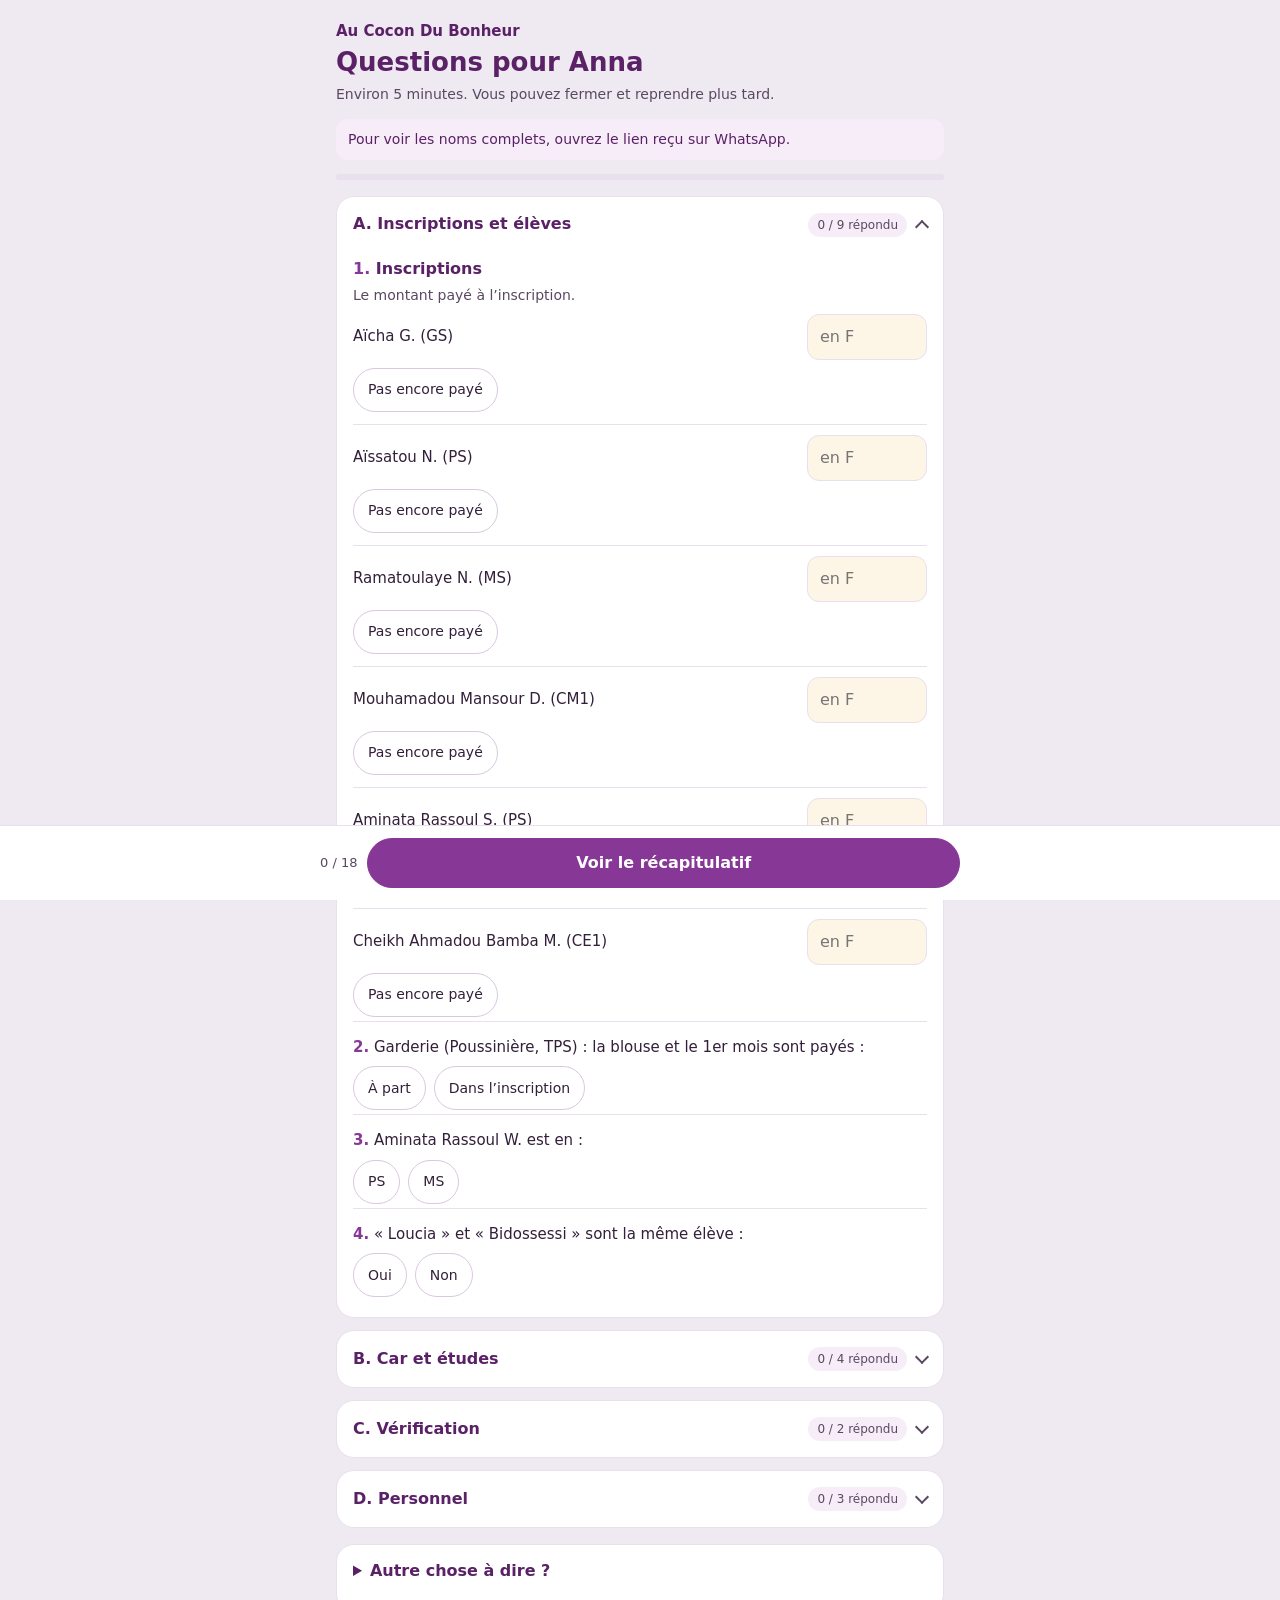
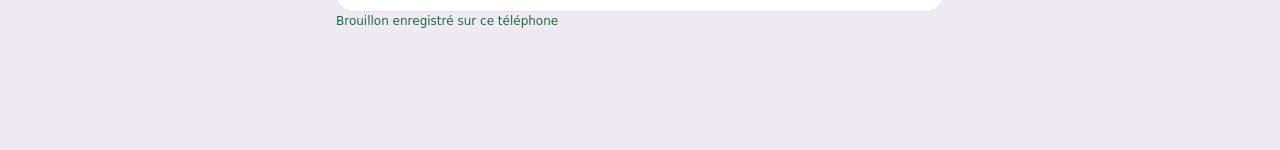
<file: secretaire.html>
<!DOCTYPE html>
<html lang="fr">
<head>
<meta charset="UTF-8">
<meta name="viewport" content="width=device-width, initial-scale=1.0, viewport-fit=cover">
<meta name="robots" content="noindex, nofollow">
<meta http-equiv="Content-Security-Policy" content="default-src 'none'; script-src 'unsafe-inline'; style-src 'unsafe-inline'; img-src 'self' data:; connect-src 'self' https://formspree.io; form-action https://formspree.io; base-uri 'none'">
<title>Au Cocon, secrétaire 05/11</title>
<style>
[hidden]{display:none!important}
/* Charte Au Cocon : carte blanche sur fond lilas, violet pour l'action. Thème clair seul, par choix. Polices du téléphone, rien d'externe. */
:root{
  --violet:#873897; --violet-fonce:#5A2166; --violet-clair:#F6EDF8;
  --creme:#FDF6E6; --fond:#EFE9F1; --carte:#FFFFFF;
  --encre:#331F3A; --titre:#5E4966; --doux:#5A4862; --filet:#EADFEC;
  --ok:#1D6B44;
  --f-texte:system-ui,-apple-system,'Segoe UI',Roboto,sans-serif;
  color-scheme:light;
}
*{box-sizing:border-box}
body{margin:0;background:var(--fond);color:var(--encre);font-family:var(--f-texte);font-size:16px;line-height:1.5;overflow-wrap:break-word}
.cadre{max-width:640px;margin:0 auto;padding-block:20px 120px;padding-inline:16px}
.marque{font-weight:600;color:var(--violet-fonce);font-size:15px;margin:0 0 4px}
h1,h2{font-weight:700;color:var(--violet-fonce);line-height:1.2;margin:0 0 6px;text-wrap:balance}
h1{font-size:26px} h2{font-size:21px} h2:focus{outline:none}
.aide{color:var(--doux);font-size:14px;margin:0 0 14px}
.note-noms{color:var(--violet-fonce);background:var(--violet-clair);border-radius:12px;padding:10px 12px;font-size:14px;margin:0 0 14px}
.barre{height:6px;background:var(--filet);border-radius:999px;overflow:hidden;margin:6px 0 16px}
.barre i{display:block;height:100%;background:var(--violet);width:0;transition:width .25s}
details.partie{background:var(--carte);border:1px solid var(--filet);border-radius:18px;margin-bottom:12px}
details.partie>summary{list-style:none;cursor:pointer;padding:16px 16px;display:flex;align-items:center;gap:10px;border-radius:18px;min-height:56px}
details.partie>summary::-webkit-details-marker{display:none}
details.partie>summary:focus-visible{outline:2px solid var(--violet);outline-offset:-2px}
summary .titre{flex:1;min-width:0;font-weight:600;color:var(--violet-fonce);font-size:16px;line-height:1.3}
summary .compte{font-size:12px;color:var(--doux);white-space:nowrap;font-variant-numeric:tabular-nums;background:var(--violet-clair);border-radius:999px;padding:3px 9px}
summary .compte.plein{background:#E3F2E9;color:var(--ok)}
summary .fleche{width:10px;height:10px;border-right:2px solid var(--doux);border-bottom:2px solid var(--doux);transform:rotate(45deg);transition:transform .2s;flex:none;margin-top:-4px}
details[open]>summary .fleche{transform:rotate(-135deg);margin-top:4px}
.corps{padding:0 16px 16px}
.q{border-top:1px solid var(--filet);padding:14px 0 4px}
.corps>.q:first-of-type{border-top:0;padding-top:4px}
.q .lib{font-weight:500;font-size:15px;margin:0 0 8px;color:var(--encre)}
.q .lib.fort{font-weight:700;font-size:16px;color:var(--violet-fonce)}
.q .lib .num{font-weight:700;color:var(--violet)}
.q>.aide{margin:-4px 0 8px}
.bloc{margin-top:12px}
.q>.lib+.bloc,.q>.aide+.bloc{margin-top:0}
.bloc.montant{padding-top:10px;border-top:1px solid var(--filet)}
.q>.aide+.bloc.montant{border-top:0;padding-top:0}
.puces{display:flex;flex-wrap:wrap;gap:8px}
.puce{font:inherit;font-size:14px;border:1px solid #D9C8DE;background:var(--carte);color:var(--encre);border-radius:999px;padding:8px 14px;cursor:pointer;min-height:44px;max-width:100%;text-align:left}
.puce:hover{border-color:var(--violet)}
.puce:active{transform:scale(.97)}
.puce[aria-pressed=true]{background:var(--violet);border-color:var(--violet);color:#fff}
.puce:focus-visible,.bouton:focus-visible,input:focus-visible,textarea:focus-visible,select:focus-visible,details.prec>summary:focus-visible{outline:2px solid var(--violet);outline-offset:2px}
.ligne{display:flex;align-items:center;gap:10px;margin-bottom:8px}
.ligne .nom{flex:1 1 0;min-width:0;font-weight:500;font-size:15px}
.ligne input[type=number]{flex:none;width:120px}
label.case{display:flex;align-items:flex-start;gap:12px;width:100%;min-height:44px;padding:8px 10px;margin-top:6px;border:1px solid var(--filet);border-radius:12px;cursor:pointer;font-size:15px;line-height:1.4}
label.case:first-child{margin-top:0}
label.case:hover{border-color:var(--violet)}
label.case:has(input:checked){background:var(--violet-clair);border-color:#D9C8DE}
label.case input{flex:none;width:24px;height:24px;margin:0;accent-color:var(--violet)}
label.case span{flex:1;min-width:0}
label.case .part{display:block}
label.case .part+.part{margin-top:4px}
label.case .pre{color:var(--doux)}
.precbox{margin:0 0 4px 10px}
label.note{display:flex;flex-direction:column;gap:4px;font-size:13px;color:var(--titre);margin-top:8px}
input[type=text],input[type=number],textarea{font:inherit;font-size:16px;color:var(--encre);background:var(--creme);border:1px solid var(--filet);border-radius:12px;padding:10px 12px;width:100%;min-width:0}
input[type=checkbox]{width:24px;height:24px}
textarea{min-height:96px;resize:vertical}
.facultatif{color:var(--doux);font-weight:400}
details.prec{margin-top:16px;background:var(--carte);border:1px solid var(--filet);border-radius:18px;padding:0 16px 14px}
details.prec>summary{cursor:pointer;font-size:16px;color:var(--violet-fonce);font-weight:600;border-radius:8px;padding:14px 0;min-height:48px}
.carte{background:var(--carte);border:1px solid var(--filet);border-radius:18px;padding:20px 16px}
.recap{white-space:pre-wrap;overflow-wrap:anywhere;background:var(--creme);border:1px solid var(--filet);border-radius:12px;padding:14px;font-size:14px;max-height:55vh;overflow:auto}
nav.pied{position:fixed;left:0;right:0;bottom:0;background:var(--carte);border-top:1px solid var(--filet);padding:12px 16px calc(12px + env(safe-area-inset-bottom,0px))}
nav.pied .dedans{max-width:640px;margin:0 auto;display:flex;gap:10px;align-items:center}
.total{font-size:13px;color:var(--doux);white-space:nowrap;font-variant-numeric:tabular-nums}
.bouton{font:inherit;font-weight:600;font-size:16px;border-radius:999px;padding:12px 18px;cursor:pointer;border:1px solid var(--violet);min-height:48px}
.bouton:active{transform:scale(.98)}
.bouton.plein{background:var(--violet);color:#fff;flex:1}
.bouton.plein:hover{background:var(--violet-fonce)}
.bouton.vide{background:var(--carte);color:var(--violet-fonce);border-color:#D9C8DE}
.bouton.vide:hover{border-color:var(--violet)}
.bouton[disabled]{opacity:.6;cursor:wait}
.petit{font-size:13px;color:var(--doux);margin:8px 0 0}
.enregistre{font-size:12px;color:var(--ok);min-height:18px;margin:0}
.piege{position:absolute;left:-9999px;width:1px;height:1px;overflow:hidden}
@media (prefers-reduced-motion:reduce){.barre i,summary .fleche{transition:none}.puce:active,.bouton:active{transform:none}}
</style>
</head>
<body>
<div class="cadre">
  <p class="marque">Au Cocon Du Bonheur</p>
  <h1>Questions pour Anna</h1>
  <p class="aide">Environ 5 minutes. Vous pouvez fermer et reprendre plus tard.</p>
  <p class="note-noms" id="aideNoms" hidden>Pour voir les noms complets, ouvrez le lien reçu sur WhatsApp.</p>
  <div class="barre" aria-hidden="true"><i id="barre"></i></div>

  <form id="f" novalidate>
    <div class="piege" aria-hidden="true"><label>Ne pas remplir <input type="text" name="_gotcha" id="gotcha" tabindex="-1" autocomplete="off"></label></div>
    <div id="parties"></div>
    <section class="carte" id="vueRecap" hidden>
      <h2 tabindex="-1" id="titreRecap">Récapitulatif</h2>
      <p class="aide">Voici ce qui partira. Touchez « Modifier » pour corriger.</p>
      <div class="recap" id="recap" tabindex="0"></div>
      <p class="petit" id="envoiEtat" role="status"></p>
    </section>
    <section class="carte" id="vueFin" hidden>
      <h2 tabindex="-1" id="titreFin">C’est envoyé</h2>
      <p class="aide">Vos réponses sont parties. Elles restent aussi sur ce téléphone.</p>
      <button type="button" class="bouton vide" id="rouvrir">Modifier les réponses</button>
    </section>
  </form>
  <p class="enregistre" id="enregistre" role="status"></p>
</div>

<nav class="pied" id="pied">
  <div class="dedans" id="piedForm">
    <span class="total" id="total"></span>
    <button type="button" class="bouton plein" id="voir">Voir le récapitulatif</button>
  </div>
  <div class="dedans" id="piedRecap" hidden>
    <button type="button" class="bouton vide" id="modifier">Modifier</button>
    <button type="button" class="bouton plein" id="envoyer">Envoyer</button>
  </div>
</nav>

<script>
(async function(){
  const CLE='aucocon-secretaire-0511';
  /* Noms complets : chiffrés dans noms.chiffre.json (AES-GCM 256). La clé arrive seulement après le # du lien privé,
     puis reste en mémoire et dans le brouillon de ce téléphone. Sans clé valable : initiales, comme avant. */
  const CLE_NOMS='aucocon-secretaire-0511-noms';
  async function chargerNoms(){
    const essais=[];
    const h=location.hash.match(/[#&]k=([A-Za-z0-9_-]{43})(?![A-Za-z0-9_-])/);
    if(location.hash){try{history.replaceState(null,'',location.pathname+location.search);}catch(e){}}
    if(h)essais.push(h[1]);
    try{const s=localStorage.getItem(CLE_NOMS);if(s&&!essais.includes(s))essais.push(s);}catch(e){}
    if(!essais.length||!window.crypto||!crypto.subtle)return null;
    const octets=s=>Uint8Array.from(atob(s),c=>c.charCodeAt(0));
    let j;
    try{const r=await fetch('noms.chiffre.json',{cache:'no-store'});if(!r.ok)return null;j=await r.json();}catch(e){return null;}
    for(const k of essais){
      try{
        const cle=await crypto.subtle.importKey('raw',octets(k.replace(/-/g,'+').replace(/_/g,'/')+'='),'AES-GCM',false,['decrypt']);
        const clair=await crypto.subtle.decrypt({name:'AES-GCM',iv:octets(j.iv)},cle,octets(j.ct));
        const m=JSON.parse(new TextDecoder().decode(clair));
        try{localStorage.setItem(CLE_NOMS,k);}catch(e){}
        return m;
      }catch(e){}
    }
    return null;
  }
  const NOMS=await chargerNoms();
  const N=(id,ini)=>(NOMS&&typeof NOMS[id]==='string'&&NOMS[id])||ini;
  document.getElementById('aideNoms').hidden=!!NOMS;
  const ENVOI='https://formspree.io/f/xrennzzp';
  const TEST=new URLSearchParams(location.search).has('test');
  const SUJET=(TEST?'TEST – ':'')+'Au Cocon – secrétaire 05/11';
  const PAS='Pas encore payé';
  const NB=' ';
  const F=n=>Number(n).toLocaleString('fr-FR').replace(/\s/g,NB)+NB+'F';

  const ELEVES=['Aïcha G. (GS)','Aïssatou N. (PS)','Ramatoulaye N. (MS)','Mouhamadou Mansour D. (CM1)','Aminata Rassoul S. (PS)','Cheikh Ahmadou Bamba M. (CE1)'].map((x,i)=>N('i'+i,x));
  const PROBABLES=[
    'Feuille du car : Seydina Mouhammad T.\nDans l’appli : Seydina Mouhamed T., TPS',
    'Feuille du car : Adja Binetou D.\nDans l’appli : Adja Binetou Naby D., GS',
    'Feuille du car : David Samb S.\nDans l’appli : David Samba S., MS',
    'Feuille du car : Yaya Omar B.\nDans l’appli : Yahya Omar B., CM1',
    'Feuille du car : Maymouna C.\nDans l’appli : Maïmouna Diarra C., GS',
    'Feuille du car : Ibrahima D.\nDans l’appli : Ibrahim D., GS',
    'Feuille des études CI : Adama Moundor N.\nDans l’appli : Adama Moundor N., CI',
    'Feuille des études CM2 : Pendant S.\nDans l’appli : Penda S., CM2',
    'Feuille des études CM2 : Mouhamadou Mahdiyou G.\nDans l’appli : Mouhamadou Mahdihou G., CM2'
  ].map((x,i)=>N('p'+i,x));
  const ECH=[
    ['Abdou D.','PS',85500,30000],['Sassoum Zahra D.','GS',85500,30000],['Fatimata Zahra T.','CI',74000,25000],['Yaye Fatou D.','CP',74000,25000],
    ['Cheikh Ahmed Tidjane G.','CE1',74000,25000],['Mame Diarra S.','CE2',62000,25000],['Adjaratou Paya D.','CM1',74000,25000],['Daouda Yague G.','CM2',62000,25000]
  ].map(([x,...r],i)=>[N('v'+i,x),...r]);

  /* Une question numérotée (n) = un groupe de blocs. Types de bloc : montant (ligne élève + « Pas encore payé »), choix (puces),
     cases (liste à cocher, prec = champ « Précision » sous une case cochée), texte. Seuls les blocs sans compte:false entrent dans le compteur.
     rec = libellé court repris dans le récapitulatif. */
  const PARTIES=[
    {t:'Inscriptions et élèves',qs:[
      {n:1,titre:'Inscriptions',fort:true,aide:'Le montant payé à l’inscription.',rec:'Inscription',blocs:ELEVES.map((x,i)=>({t:'montant',id:'insc'+i,nom:x}))},
      {n:2,titre:'Garderie (Poussinière, TPS) : la blouse et le 1er mois sont payés :',blocs:[{t:'choix',id:'garderie',o:['À part','Dans l’inscription']}]},
      {n:3,titre:N('aw','Aminata Rassoul W.')+' est en :',blocs:[{t:'choix',id:'aminata-w',o:['PS','MS']}]},
      {n:4,titre:N('lb','« Loucia » et « Bidossessi »')+' sont la même élève :',blocs:[{t:'choix',id:'loucia',o:['Oui','Non']}]}
    ]},
    {t:'Car et études',qs:[
      {n:5,titre:'Même enfant, écrit autrement ?',fort:true,aide:'Ces enfants sont écrits un peu différemment sur la feuille du car (ou des études) d’Aminata et dans l’appli. Si c’est le même enfant, cochez. Sinon, laissez vide.',blocs:[{t:'cases',id:'meme',items:PROBABLES}]},
      {n:6,blocs:[
        {t:'choix',id:'ibrahima',q:N('ib','Ibrahima D.')+' paie '+F(10000)+' de car :',o:['Demi-trajet','Réduction','Erreur']},
        {t:'choix',id:'mathys',q:N('mj','Mathys J.')+' : les '+F(8000)+' qui restaient sur octobre sont :',o:['Payés','Pas encore payés']}
      ]},
      {n:7,titre:'Feuille du car d’octobre : le total encaissé juste est :',blocs:[{t:'choix',id:'feuille-car',o:[F(317000)+' (écrit sur la feuille)',F(327000)+' (somme des lignes)','À vérifier avec Aminata']}]}
    ]},
    {t:'Vérification',qs:[
      {n:8,titre:'Ce que l’appli croit payé. Cochez ceux où l’appli se trompe.',rec:'Ce que l’appli croit payé, ceux où elle se trompe',
        blocs:[{t:'cases',id:'verif',prec:true,items:ECH.map(([x,c,i,j])=>x+' ('+c+') : inscription '+F(i)+', juillet '+F(j))}]},
      {n:9,titre:'Élèves partis',fort:true,aide:'L’appli les note partis le 23/10. Cochez celui qui est encore à l’école.',rec:'Élèves partis, encore à l’école',blocs:[
        {t:'cases',id:'partis',items:[N('d0','Moustapha S. (CE1)'),N('d1','Cheikh Ahmadou Bamba D. (CI)')]},
        {t:'texte',id:'autre-parti',q:'Un autre élève parti cette année ?',compte:false}
      ]}
    ]},
    {t:'Personnel',qs:[
      {n:10,blocs:[
        {t:'cases',id:'signe',q:'Feuille de présence du personnel : qui la signe aussi ?',items:['M. D. (directeur des études)','Mme S. (intervenante)']},
        {t:'texte',id:'t-seul',q:'« T. », seul sur la feuille, c’est qui ?'},
        {t:'choix',id:'ndeye',q:'Ndèye Coura s’écrit :',o:['Diatta','Dialla']}
      ]}
    ]}
  ];

  let etat={r:{},c:{},n:{},ouvert:[0],vue:'form',envoye:false};
  try{const s=localStorage.getItem(CLE);if(s)etat=Object.assign(etat,JSON.parse(s));}catch(e){}
  ['r','c','n'].forEach(k=>{if(!etat[k]||typeof etat[k]!=='object')etat[k]={};});
  if(!Array.isArray(etat.ouvert))etat.ouvert=[0];

  const $=id=>document.getElementById(id);
  let t;
  function sauver(){try{localStorage.setItem(CLE,JSON.stringify(etat));$('enregistre').textContent='Brouillon enregistré sur ce téléphone';}catch(e){}clearTimeout(t);t=setTimeout(()=>{$('enregistre').textContent='';},1500);}
  function el(tag,attrs,txt){const e=document.createElement(tag);if(attrs)for(const k in attrs)e.setAttribute(k,attrs[k]);if(txt!=null)e.textContent=txt;return e;}
  const tr=k=>(etat.n[k]||'').trim();
  /* Cases à cocher, à l'écran seulement : la classe « (MS) » et le dernier montant restent collés au mot d'avant.
     Pas dans la colonne étroite des montants : collé, le nom n'y tient plus à 320 px et le mot serait coupé. */
  const colle=s=>s.replace(/ \(/g,' (').replace(/ :/g,' :').replace(/, juillet /g,', juillet ').replace(/, (?=[A-Z0-9]{2,4}$)/,', ');

  const blocsDe=p=>p.qs.flatMap(g=>g.blocs);
  const comptes=p=>blocsDe(p).filter(b=>b.compte!==false);
  function repondu(b){
    if(b.t==='montant')return etat.r[b.id]===PAS||!!tr('m-'+b.id);
    if(b.t==='choix')return !!etat.r[b.id];
    if(b.t==='cases')return (etat.c[b.id]||[]).length>0;
    return !!tr('t-'+b.id);
  }
  function compte(p){const v=comptes(p);return [v.filter(repondu).length,v.length];}
  function majCompteurs(){
    let a=0,b=0;
    PARTIES.forEach((p,i)=>{const [x,y]=compte(p);a+=x;b+=y;const c=$('compte'+i);c.textContent=x+' / '+y+' répondu';c.classList.toggle('plein',x===y);});
    $('total').textContent=a+' / '+b;$('barre').style.width=(a/b*100)+'%';
  }

  function champ(cle,lib,type){
    const id='n-'+cle,l=el('label',{class:'note',for:id});
    const s=el('span',null,lib);s.append(el('span',{class:'facultatif'},' (facultatif)'));l.append(s);
    const i=type==='long'?el('textarea',{id:id}):el('input',{id:id,type:'text'});
    i.value=etat.n[cle]||'';
    i.addEventListener('input',()=>{etat.n[cle]=i.value;sauver();majCompteurs();});
    l.append(i);return l;
  }
  function montant(b,box){
    box.innerHTML='';
    const pas=etat.r[b.id]===PAS,iid='n-m-'+b.id,cle='m-'+b.id;
    const l=el('div',{class:'ligne'});
    const nom=el(pas?'span':'label',{class:'nom'},b.nom);if(!pas)nom.setAttribute('for',iid);
    l.append(nom);
    if(!pas){
      const i=el('input',{id:iid,type:'number',placeholder:'en F'});
      i.inputMode='numeric';i.min='0';i.step='1';i.value=etat.n[cle]||'';
      i.addEventListener('input',()=>{etat.n[cle]=i.value;sauver();majCompteurs();});
      l.append(i);
    }
    box.append(l);
    const z=el('div',{class:'puces'});
    const p=el('button',{type:'button',class:'puce','aria-pressed':String(pas),'aria-label':PAS+' : '+b.nom},PAS);
    p.addEventListener('click',()=>{etat.r[b.id]=etat.r[b.id]===PAS?'':PAS;montant(b,box);sauver();majCompteurs();});
    z.append(p);box.append(z);
  }
  function choix(b,box,lid){
    const z=el('div',{class:'puces',role:'group','aria-labelledby':lid});
    b.o.forEach(o=>{
      const p=el('button',{type:'button',class:'puce','aria-pressed':String(etat.r[b.id]===o)},o);
      p.addEventListener('click',()=>{
        etat.r[b.id]=etat.r[b.id]===o?'':o;
        z.querySelectorAll('.puce').forEach(x=>x.setAttribute('aria-pressed',String(etat.r[b.id]===x.textContent)));
        sauver();majCompteurs();});
      z.append(p);
    });
    box.append(z);
  }
  function cases(b,box,lid){
    const z=el('div',{role:'group','aria-labelledby':lid});
    b.items.forEach((x,k)=>{
      const lab=el('label',{class:'case'}),cb=el('input',{type:'checkbox'});
      cb.checked=(etat.c[b.id]||[]).includes(k);
      /* Une case peut tenir sur 2 lignes (« \n » dans le texte) : un retour à la ligne à l'écran, « / » dans le mail. */
      const sp=el('span');const lignes=x.split('\n');
      if(lignes.length<2)sp.textContent=colle(x);
      else lignes.forEach(t=>{const p=el('span',{class:'part'}),k=t.indexOf(' : ');
        if(k>0){p.append(el('span',{class:'pre'},colle(t.slice(0,k+2))),document.createTextNode(' '+colle(t.slice(k+3))));}else p.textContent=colle(t);
        sp.append(p);});
      lab.append(cb,sp);z.append(lab);
      const pb=b.prec?el('div',{class:'precbox'}):null;
      if(pb)z.append(pb);
      const dessiner=()=>{if(!pb)return;pb.innerHTML='';if(cb.checked)pb.append(champ('p-'+b.id+'-'+k,'Précision'));};
      cb.addEventListener('change',()=>{
        const a=(etat.c[b.id]||[]).filter(y=>y!==k);if(cb.checked)a.push(k);etat.c[b.id]=a;
        dessiner();sauver();majCompteurs();});
      dessiner();
    });
    box.append(z);
  }
  function texte1(b,box,lid){
    const i=el('input',{id:'n-t-'+b.id,type:'text','aria-labelledby':lid});
    i.value=etat.n['t-'+b.id]||'';
    i.addEventListener('input',()=>{etat.n['t-'+b.id]=i.value;sauver();majCompteurs();});
    box.append(i);
  }
  function groupe(g){
    const d=el('div',{class:'q'});let fait=false;
    const lib=(txt,id,fort)=>{const p=el('p',{class:'lib'+(fort?' fort':''),id:id});
      if(!fait){fait=true;p.append(el('span',{class:'num'},g.n+'.'));p.append(document.createTextNode(' '));}
      p.append(document.createTextNode(txt));return p;};
    const idg='l-q'+g.n;
    if(g.titre)d.append(lib(g.titre,idg,g.fort));
    if(g.aide)d.append(el('p',{class:'aide'},g.aide));
    g.blocs.forEach(b=>{
      const w=el('div',{class:'bloc '+b.t}),lid=b.q?'l-'+b.id:idg;
      if(b.q)w.append(lib(b.q,lid));
      if(b.t==='montant')montant(b,w);
      else if(b.t==='choix')choix(b,w,lid);
      else if(b.t==='cases')cases(b,w,lid);
      else texte1(b,w,lid);
      d.append(w);
    });
    return d;
  }
  function construire(){
    const w=$('parties');
    PARTIES.forEach((p,i)=>{
      const det=el('details',{class:'partie'});if(etat.ouvert.includes(i))det.open=true;
      const s=el('summary');s.append(el('span',{class:'titre'},String.fromCharCode(65+i)+'. '+p.t),el('span',{class:'compte',id:'compte'+i}),el('span',{class:'fleche','aria-hidden':'true'}));
      det.append(s);const c=el('div',{class:'corps'});p.qs.forEach(g=>c.append(groupe(g)));det.append(c);
      det.addEventListener('toggle',()=>{etat.ouvert=etat.ouvert.filter(x=>x!==i);if(det.open)etat.ouvert.push(i);sauver();});
      w.append(det);
    });
    const a=el('details',{class:'prec'});if(tr('autre'))a.open=true;
    a.append(el('summary',null,'Autre chose à dire ?'));
    const ta=el('textarea',{id:'n-autre','aria-label':'Autre chose à dire ?'});ta.value=etat.n.autre||'';
    ta.addEventListener('input',()=>{etat.n.autre=ta.value;sauver();});
    a.append(ta);w.append(a);
    majCompteurs();
  }

  const sans=s=>s.replace(/\s*:\s*$/,'');
  function texte(){
    let a=0,b=0;PARTIES.forEach(p=>{const [x,y]=compte(p);a+=x;b+=y;});
    const L=['AU COCON : SECRÉTAIRE 05/11',a+' / '+b+' questions répondues',NOMS?'Noms complets (lien privé)':'Noms en initiales : page ouverte sans le lien privé',''];
    PARTIES.forEach((p,i)=>{
      L.push(String.fromCharCode(65+i)+'. '+p.t.toUpperCase());
      p.qs.forEach(g=>g.blocs.forEach(bl=>{
        const pre='- '+g.n+'. ',lib=sans(bl.q||g.rec||g.titre);
        if(bl.t==='montant'){
          const v=etat.r[bl.id]===PAS?PAS:(tr('m-'+bl.id)?(isNaN(Number(tr('m-'+bl.id)))?tr('m-'+bl.id)+NB+'F':F(tr('m-'+bl.id))):'(pas répondu)');
          L.push(pre+sans(g.rec)+', '+bl.nom+' : '+v);
        }else if(bl.t==='choix'){
          L.push(pre+lib+' : '+(etat.r[bl.id]||'(pas répondu)'));
        }else if(bl.t==='cases'){
          const c=etat.c[bl.id]||[];
          if(!c.length){L.push(pre+lib+' : (pas répondu)');return;}
          const un=x=>x.replace(/\n/g,' / ');
          const ok=bl.items.map((x,k)=>c.includes(k)?un(x)+(bl.prec&&tr('p-'+bl.id+'-'+k)?' (précision : '+tr('p-'+bl.id+'-'+k)+')':''):null).filter(Boolean);
          const non=bl.items.filter((x,k)=>!c.includes(k)).map(un);
          L.push(pre+lib,'   Cochés : '+ok.join(' ; '),'   Pas cochés : '+(non.join(' ; ')||'(aucun)'));
        }else{
          const v=tr('t-'+bl.id);
          if(bl.compte===false&&!v)return;
          L.push(pre+lib+' : '+(v||'(pas répondu)'));
        }
      }));
      L.push('');
    });
    if(tr('autre'))L.push('Autre chose à dire : '+tr('autre'));
    return L.join('\n').trim();
  }

  function vue(v){
    etat.vue=v;sauver();
    $('parties').hidden=v!=='form';$('vueRecap').hidden=v!=='recap';$('vueFin').hidden=v!=='fin';
    $('pied').hidden=v==='fin';$('piedForm').hidden=v!=='form';$('piedRecap').hidden=v!=='recap';
    if(v==='recap'){$('recap').textContent=texte();$('envoiEtat').textContent='';}
    window.scrollTo({top:0});
    const h=v==='recap'?$('titreRecap'):v==='fin'?$('titreFin'):null;if(h)h.focus({preventScroll:true});
  }
  async function envoyer(){
    const b=$('envoyer');b.disabled=true;$('envoiEtat').textContent='Envoi en cours…';
    try{
      const r=await fetch(ENVOI,{method:'POST',headers:{'Accept':'application/json','Content-Type':'application/json'},
        body:JSON.stringify({_subject:SUJET,_gotcha:$('gotcha').value,pour:'secretaire',reponses:texte()})});
      const j=await r.json().catch(()=>({}));
      if(!r.ok||j.ok!==true)throw new Error(r.status);
      etat.envoye=true;vue('fin');
    }catch(e){$('envoiEtat').textContent='L’envoi n’a pas marché (réseau ?). Vos réponses restent sur ce téléphone : réessayez un peu plus tard.';}
    b.disabled=false;
  }
  $('voir').addEventListener('click',()=>vue('recap'));
  $('modifier').addEventListener('click',()=>vue('form'));
  $('rouvrir').addEventListener('click',()=>vue('form'));
  $('envoyer').addEventListener('click',envoyer);
  $('f').addEventListener('submit',e=>e.preventDefault());
  construire();
  vue(etat.vue==='recap'||etat.vue==='fin'?etat.vue:'form');
})();
</script>
</body>
</html>
</file>
